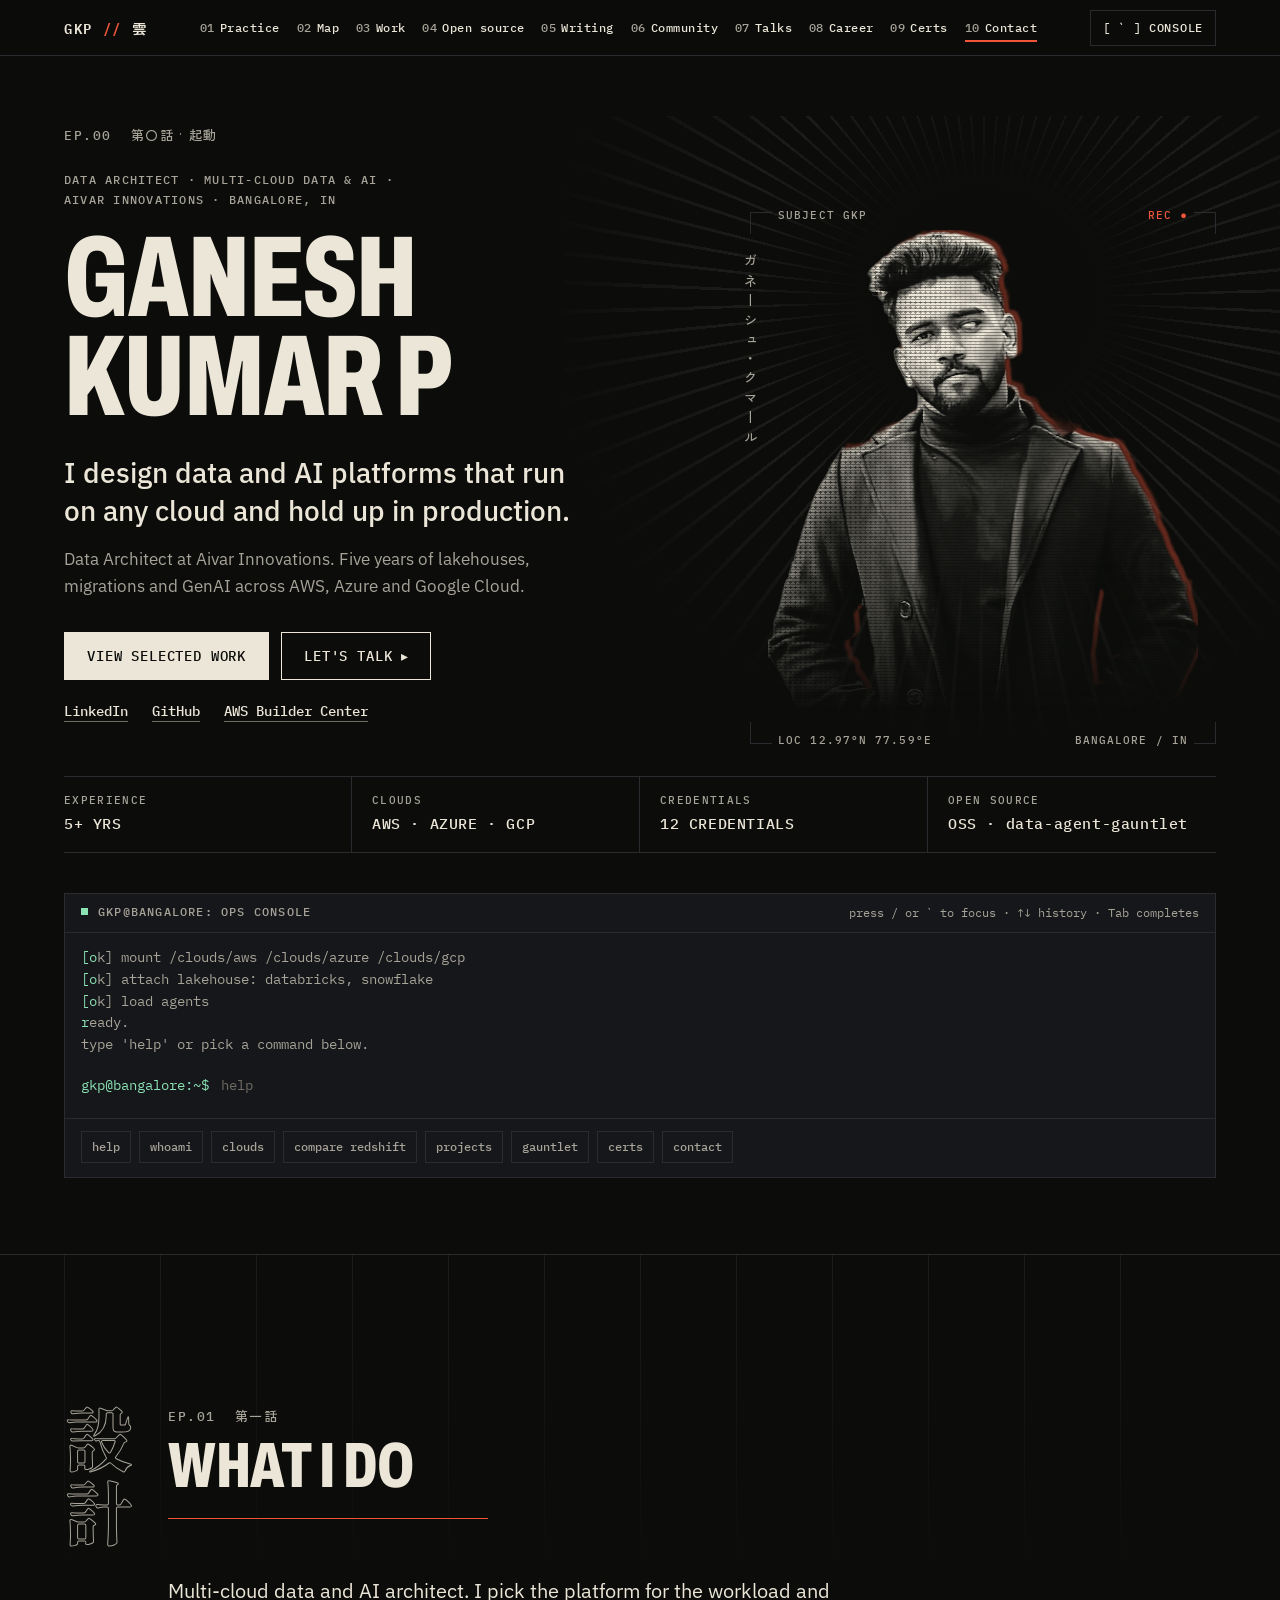
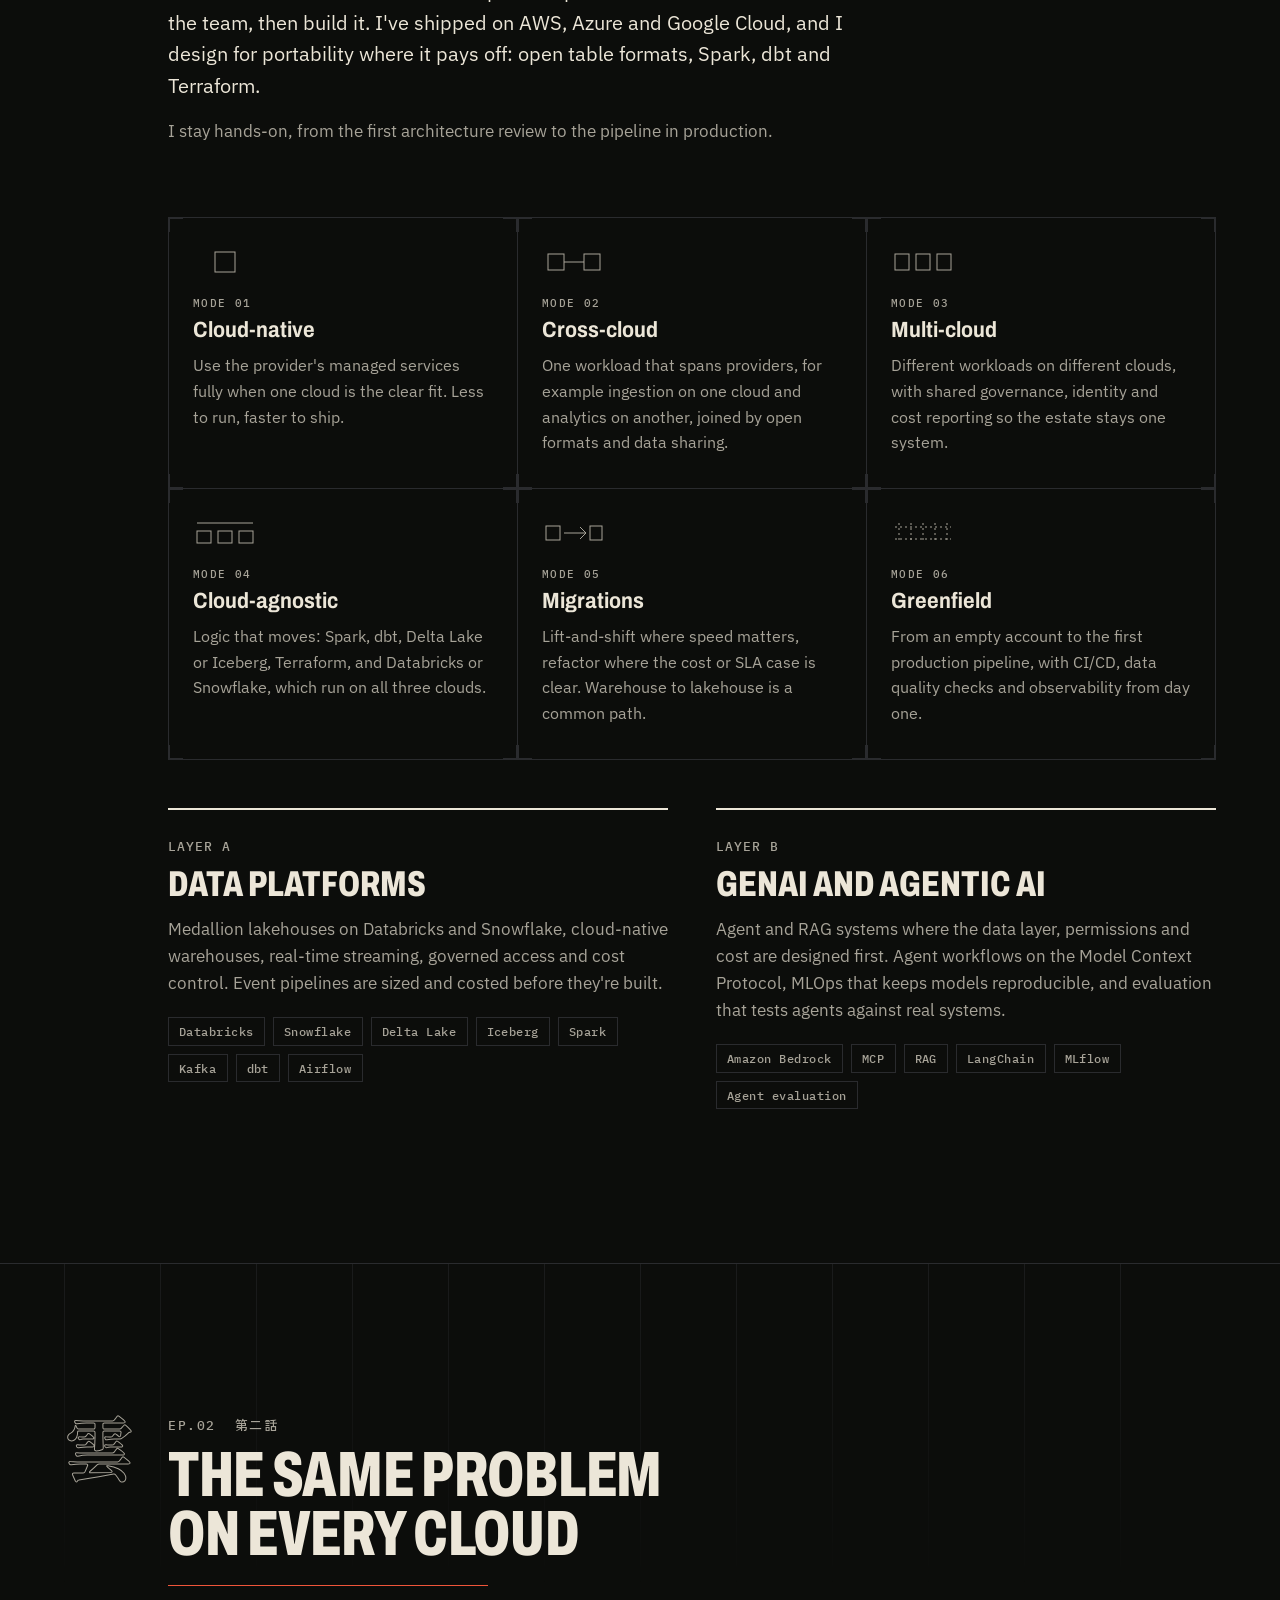
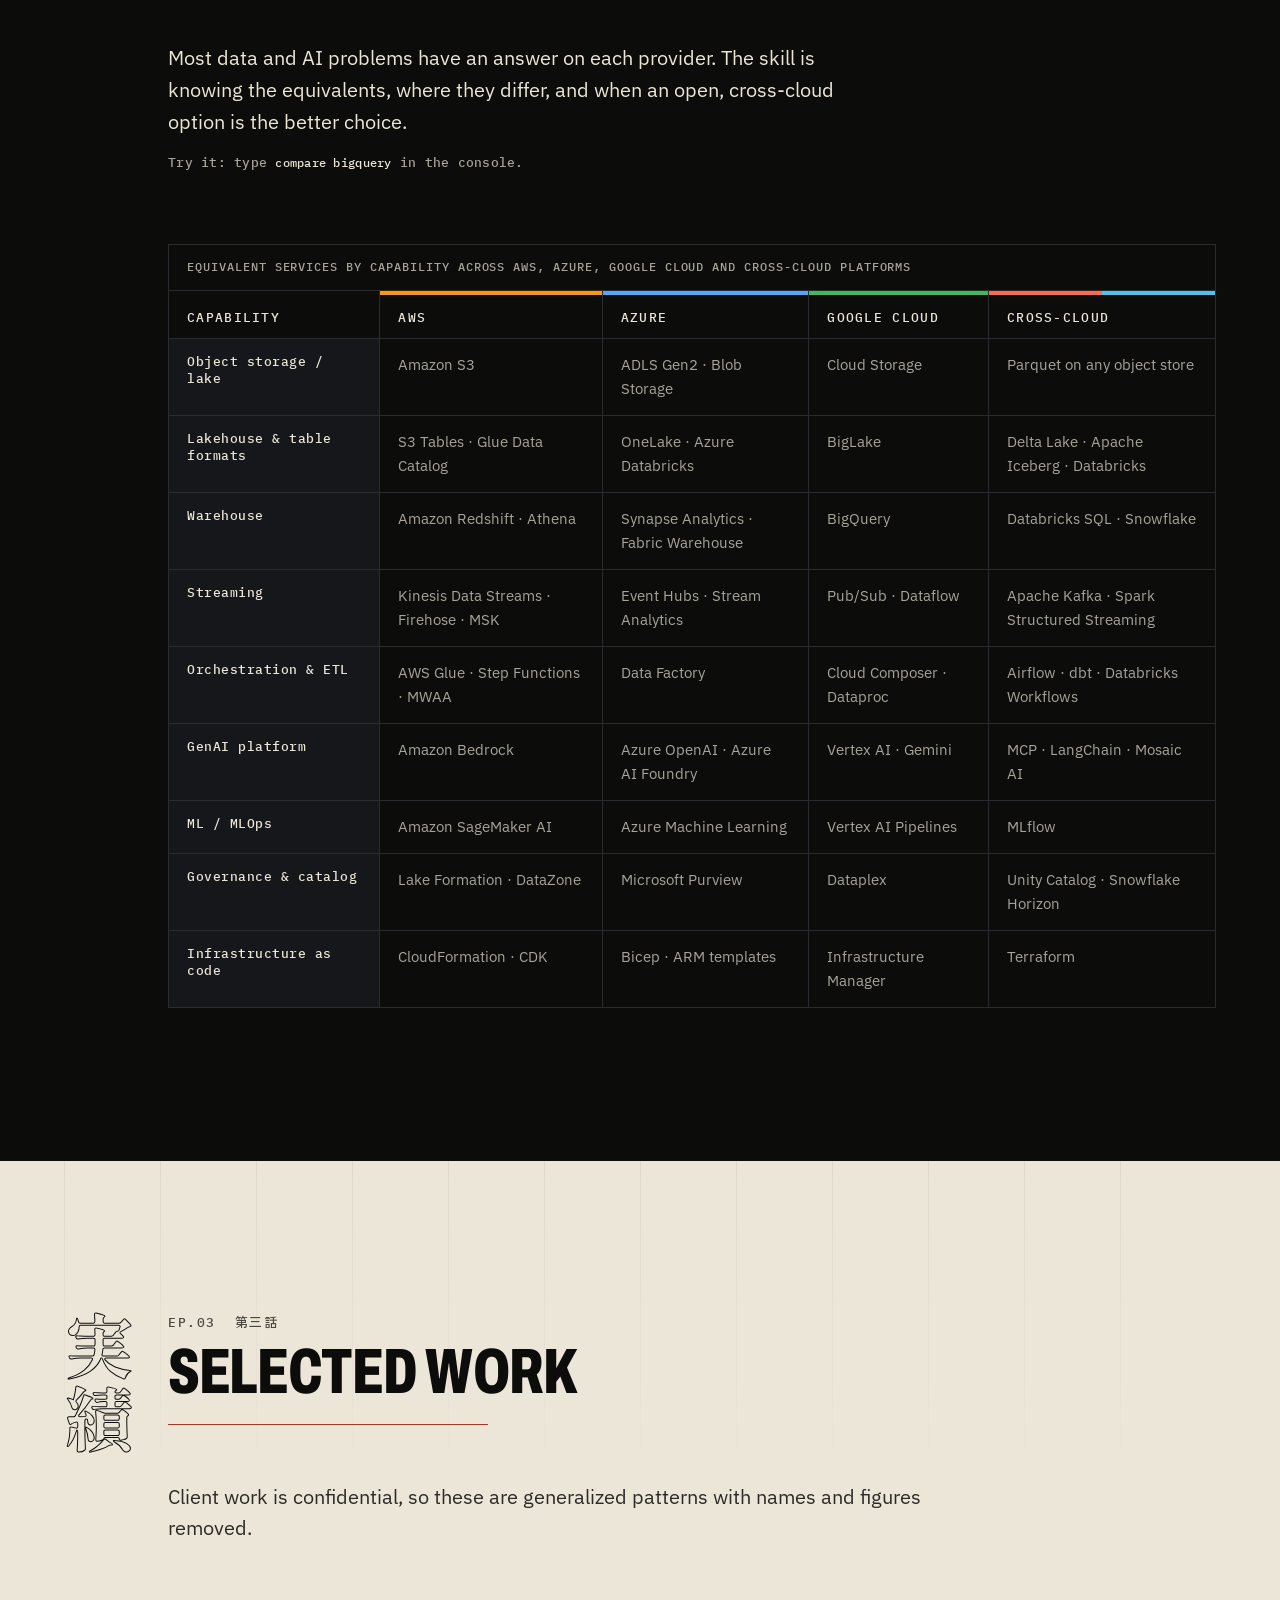
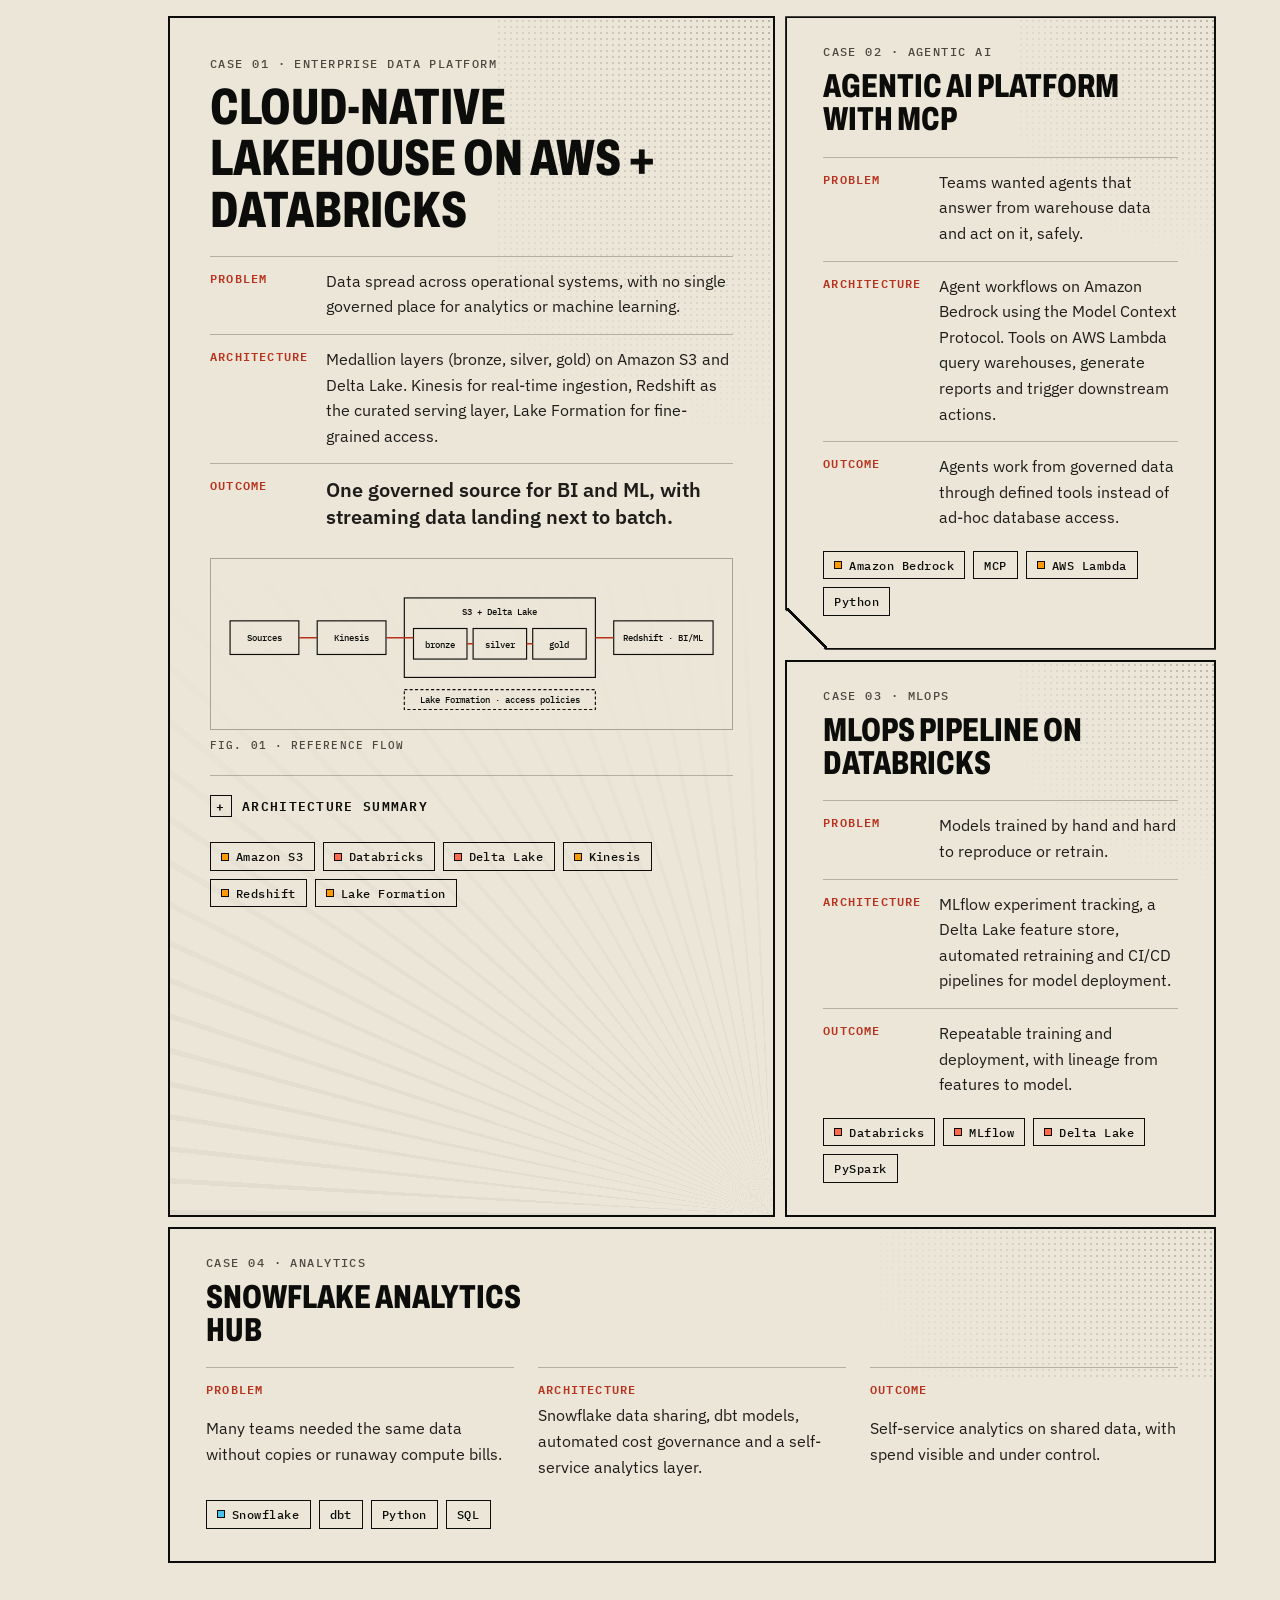
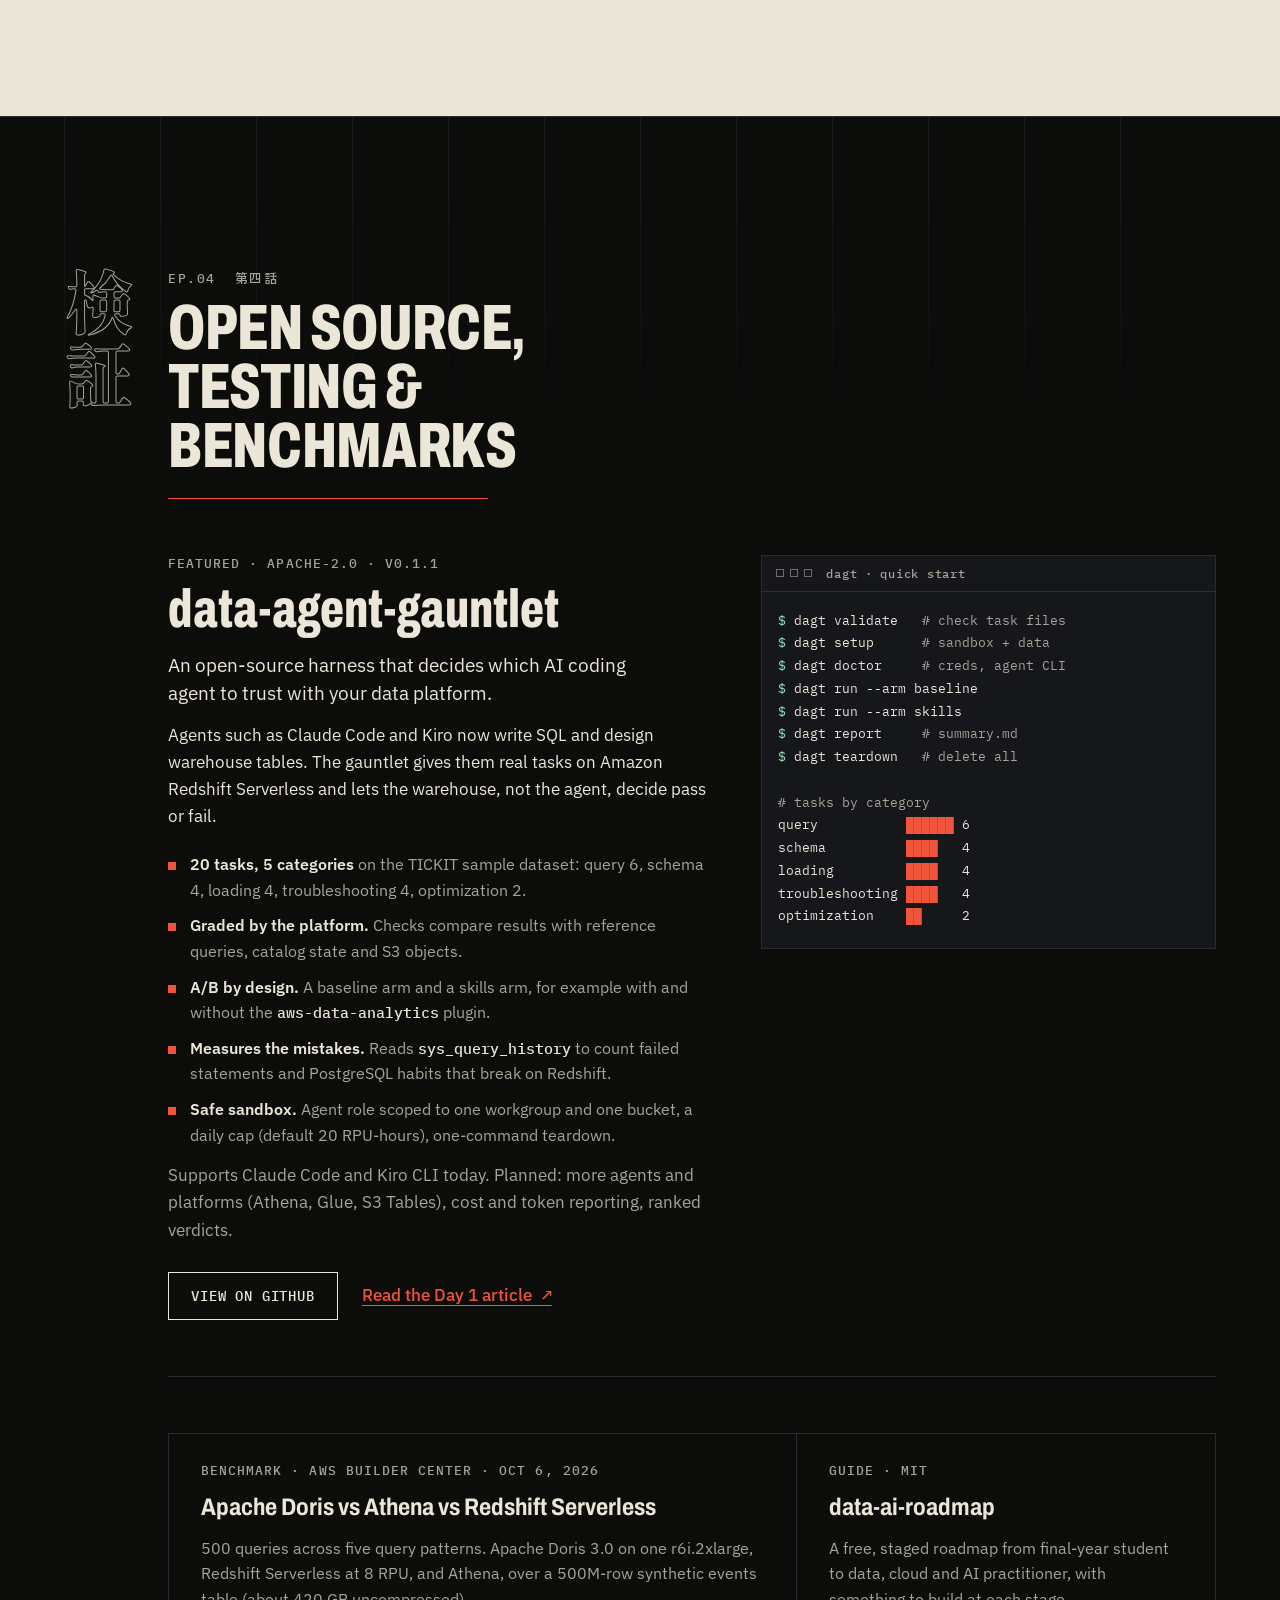
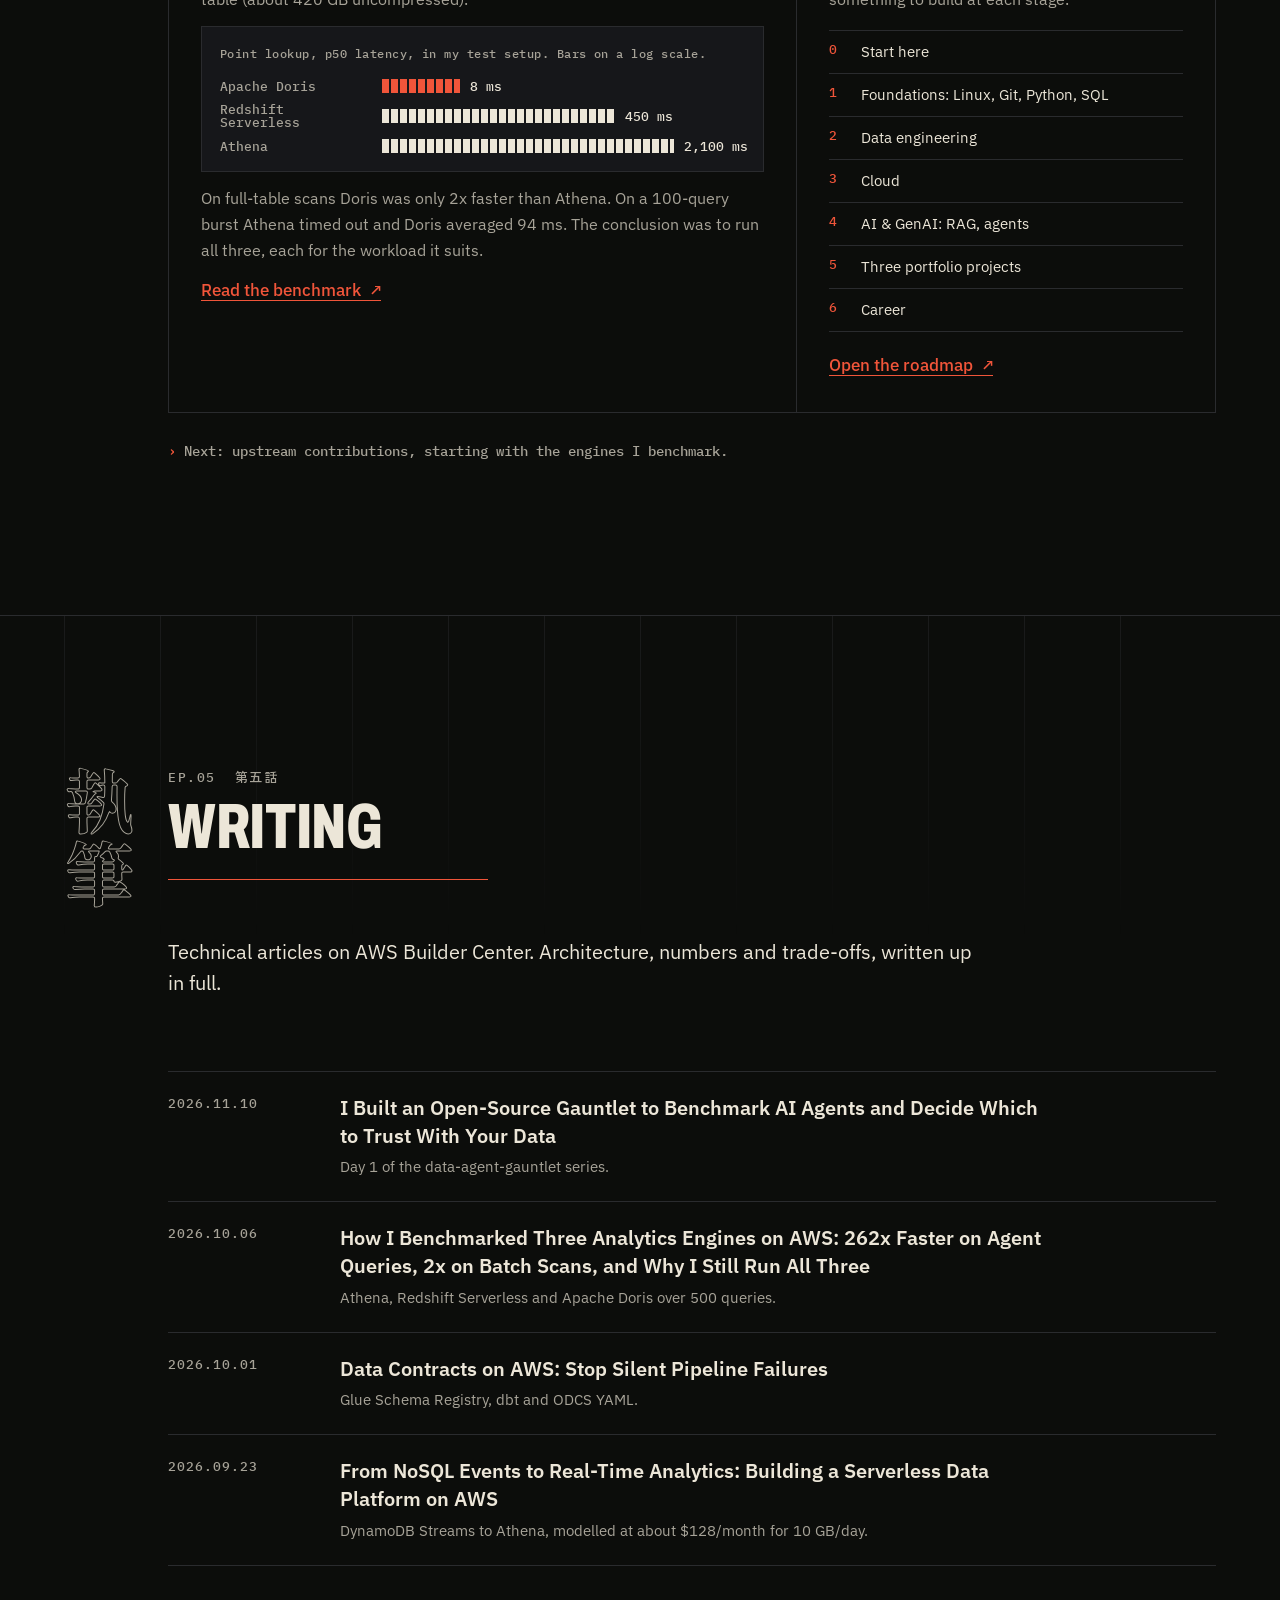
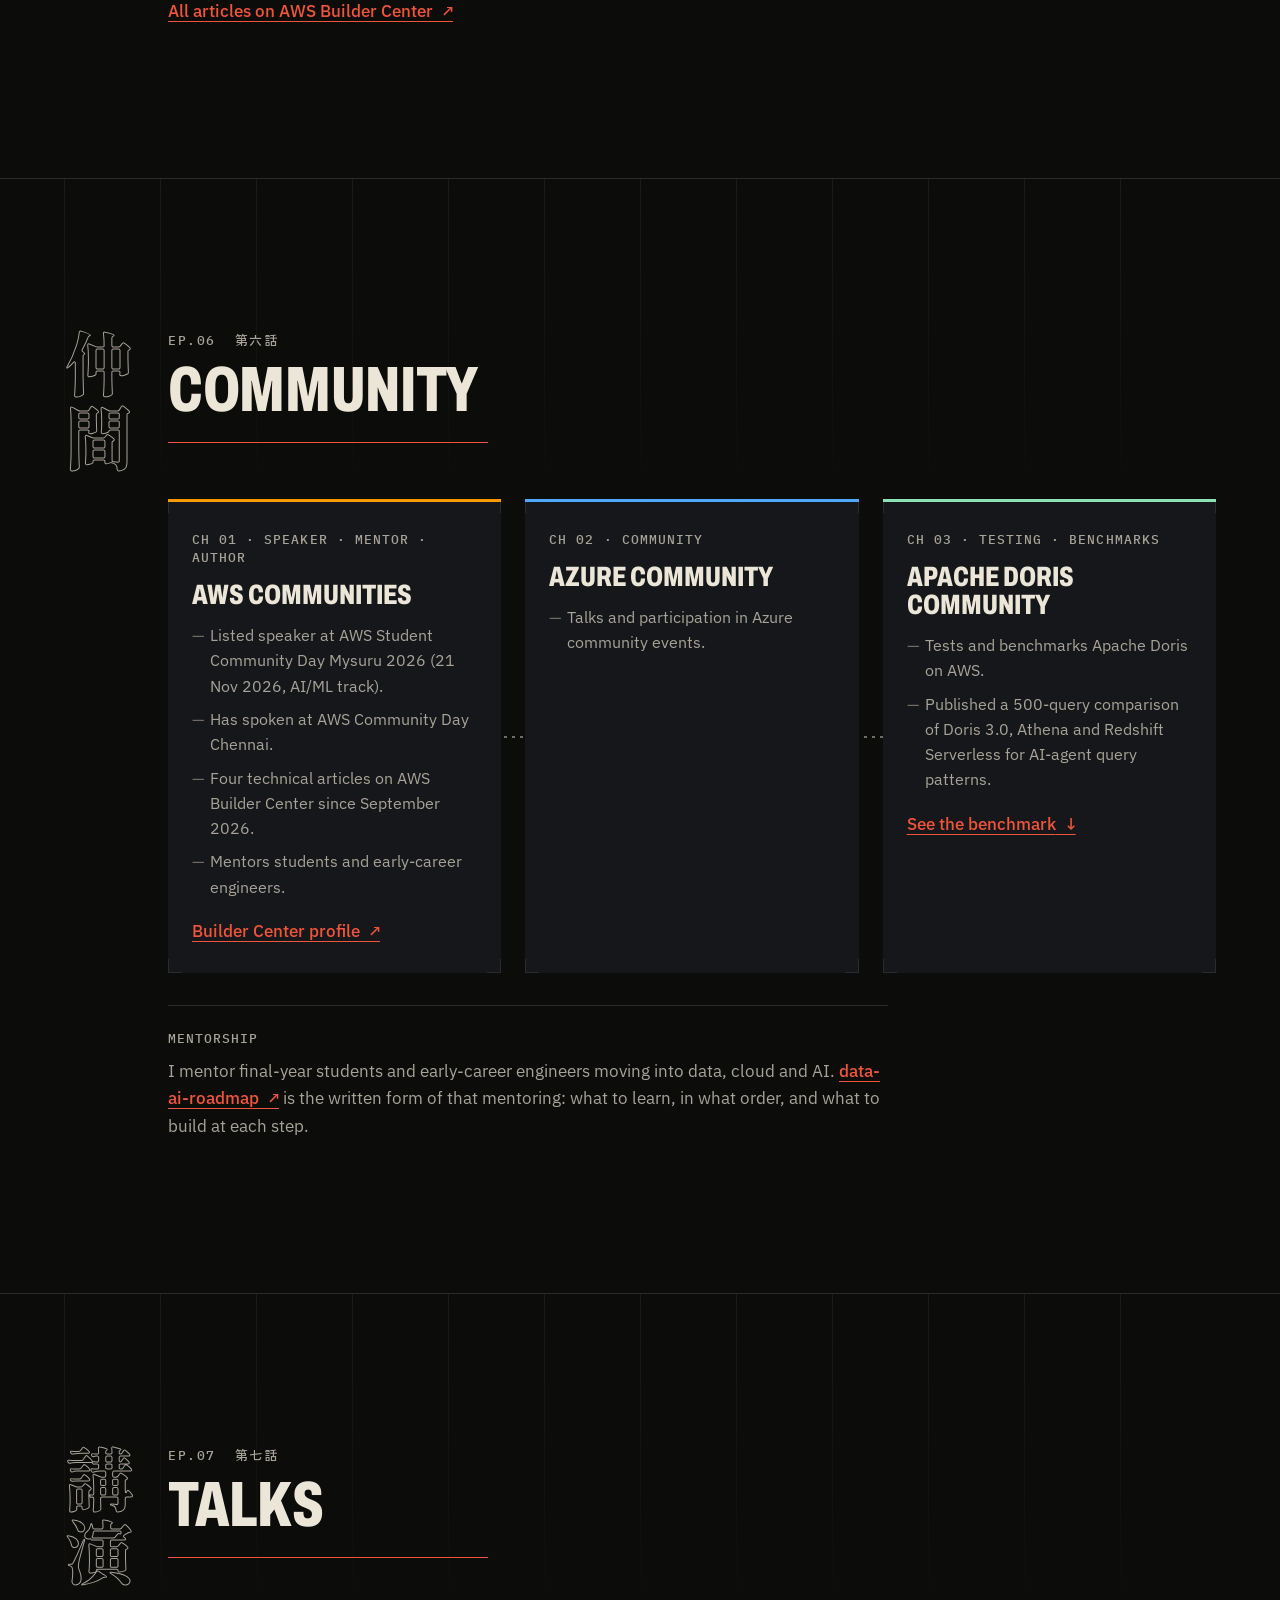
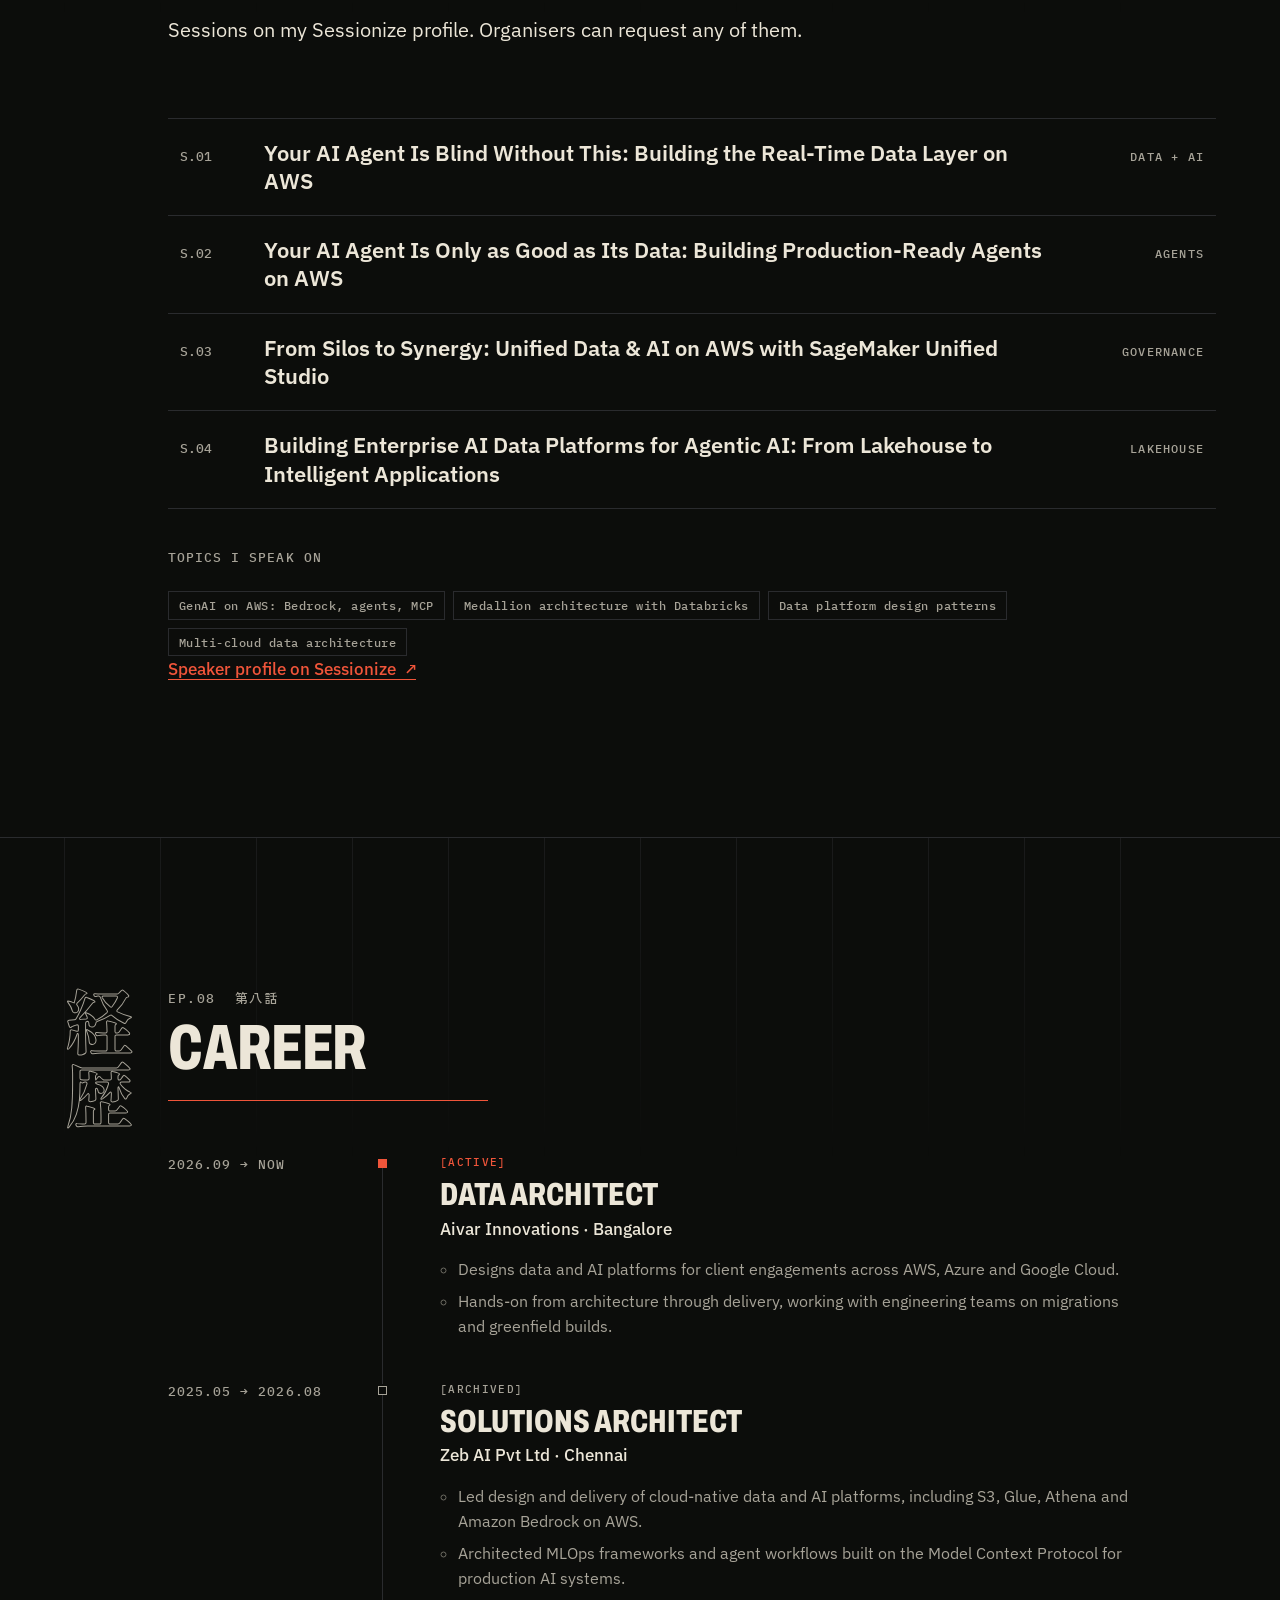
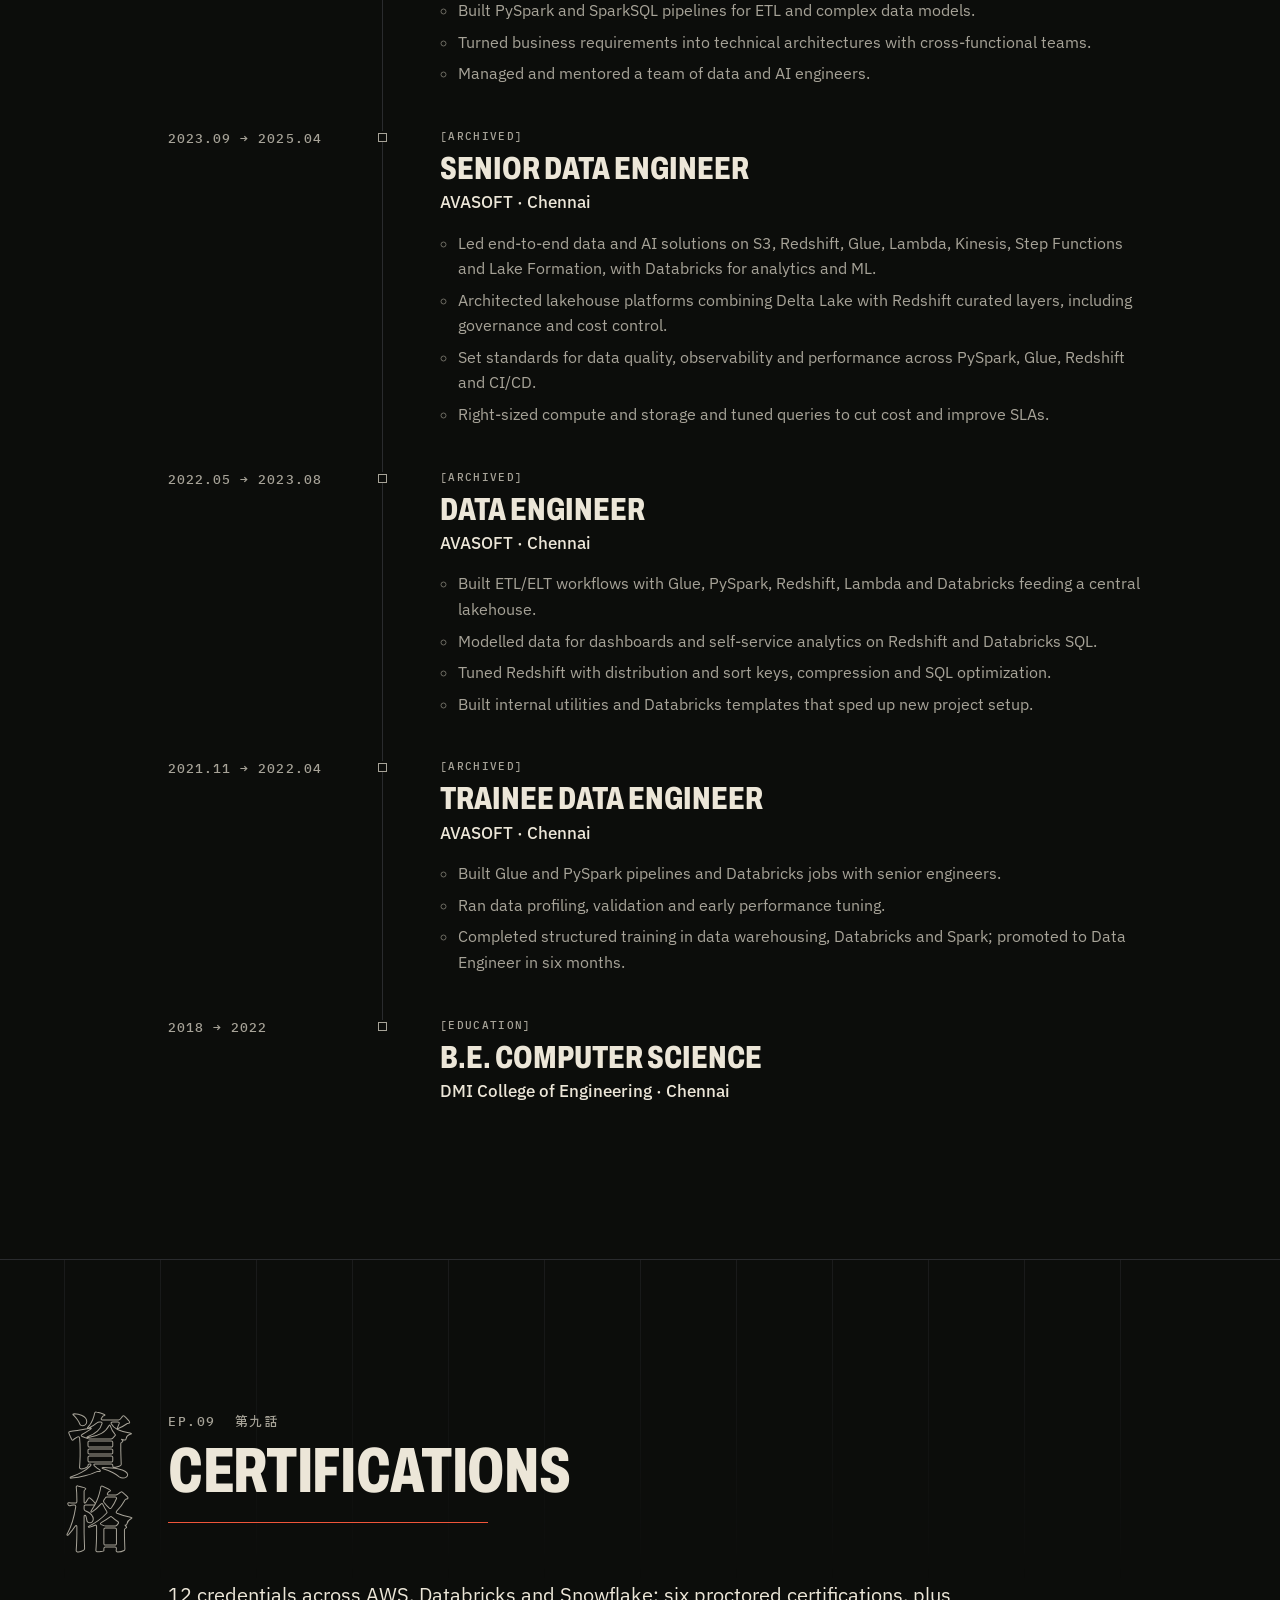
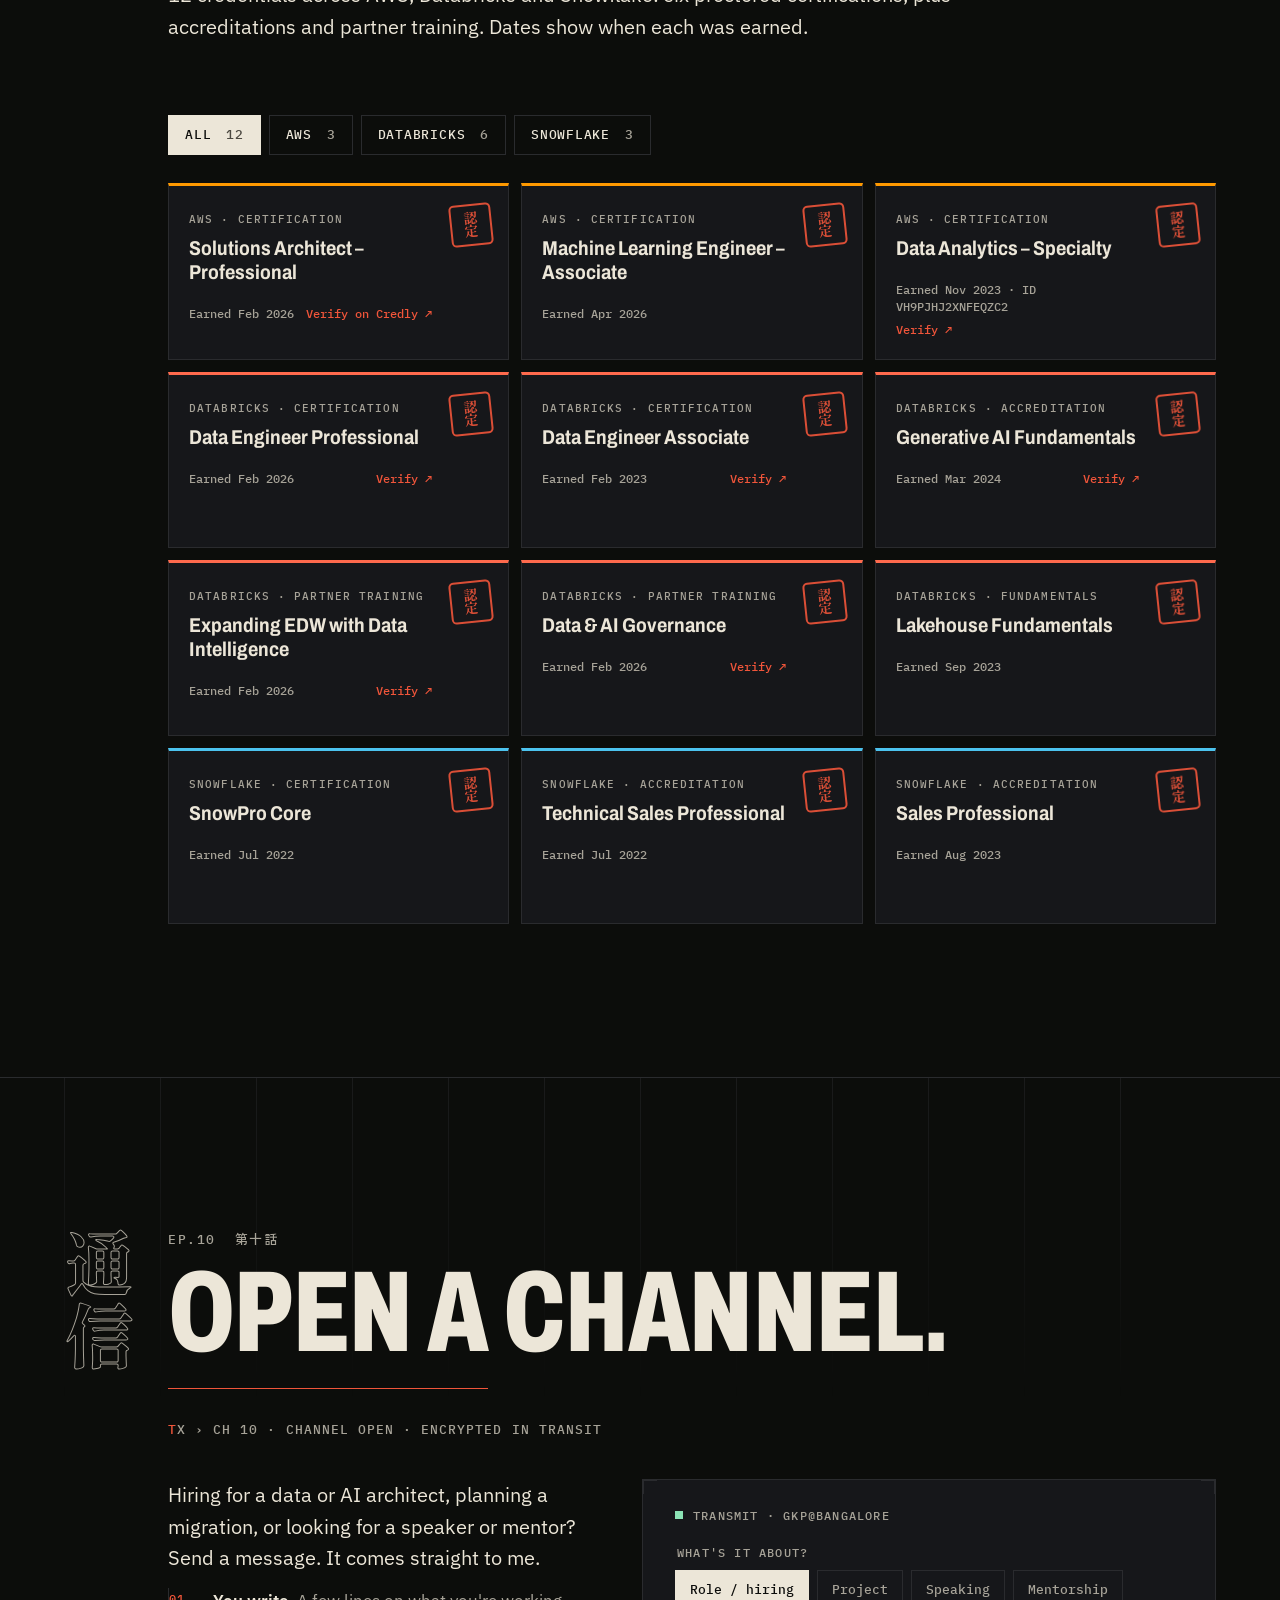
<file: index.html>
<!DOCTYPE html>
<html lang="en">
<head>
  <meta charset="UTF-8" />
  <meta name="viewport" content="width=device-width, initial-scale=1" />
  <title>Ganesh Kumar P · Data &amp; AI Architect · AWS, Azure, Google Cloud</title>
  <meta name="description" content="Ganesh Kumar P is a Data Architect at Aivar Innovations in Bangalore, India. He designs and builds multi-cloud data and AI platforms on AWS, Azure and Google Cloud: lakehouses, streaming, migrations, greenfield builds and GenAI systems." />
  <meta name="author" content="Ganesh Kumar P" />
  <meta name="theme-color" content="#0C0D0B" />
  <link rel="canonical" href="https://geodelab.github.io/" />
  <script>document.documentElement.classList.add('js');</script>
  <link rel="icon" href="assets/favicon.svg" type="image/svg+xml" />

  <meta property="og:type" content="profile" />
  <meta property="og:site_name" content="Ganesh Kumar P" />
  <meta property="og:title" content="Ganesh Kumar P · Data & AI Architect · AWS, Azure, Google Cloud" />
  <meta property="og:description" content="Multi-cloud data and AI platforms that hold up in production. Data Architect at Aivar Innovations. Lakehouses, migrations and GenAI on AWS, Azure and Google Cloud." />
  <meta property="og:url" content="https://geodelab.github.io/" />
  <meta property="og:image" content="https://geodelab.github.io/assets/og-image.png" />
  <meta property="og:image:width" content="1200" />
  <meta property="og:image:height" content="630" />
  <meta property="og:image:alt" content="Ganesh Kumar P, Data and AI Architect for AWS, Azure and Google Cloud" />
  <meta property="profile:first_name" content="Ganesh Kumar" />
  <meta property="profile:last_name" content="P" />
  <meta name="twitter:card" content="summary_large_image" />
  <meta name="twitter:title" content="Ganesh Kumar P · Data & AI Architect · AWS, Azure, Google Cloud" />
  <meta name="twitter:description" content="Multi-cloud data and AI platforms that hold up in production. Data Architect at Aivar Innovations." />
  <meta name="twitter:image" content="https://geodelab.github.io/assets/og-image.png" />

  <script type="application/ld+json">
  {
    "@context": "https://schema.org",
    "@type": "Person",
    "name": "Ganesh Kumar P",
    "alternateName": "Ganesh Kumar Ponraj",
    "url": "https://geodelab.github.io/",
    "image": "https://geodelab.github.io/assets/portrait.webp",
    "jobTitle": "Data Architect",
    "worksFor": { "@type": "Organization", "name": "Aivar Innovations" },
    "address": { "@type": "PostalAddress", "addressLocality": "Bangalore", "addressRegion": "Karnataka", "addressCountry": "IN" },
    "alumniOf": { "@type": "CollegeOrUniversity", "name": "DMI College of Engineering" },
    "sameAs": [
      "https://www.linkedin.com/in/ganesh-kumar-ponraj/",
      "https://github.com/geodelab",
      "https://builder.aws.com/community/@ganeshkumarp",
      "https://sessionize.com/ganesh-kumar/"
    ],
    "knowsAbout": ["Amazon Web Services", "Microsoft Azure", "Google Cloud", "Multi-cloud architecture", "Cloud migration", "Data lakehouse", "Databricks", "Snowflake", "Apache Spark", "Delta Lake", "Apache Iceberg", "Real-time streaming", "Data governance", "Generative AI", "Agentic AI", "Model Context Protocol", "MLOps", "Terraform"],
    "hasCredential": [
      { "@type": "EducationalOccupationalCredential", "name": "AWS Certified Solutions Architect – Professional", "credentialCategory": "certification", "recognizedBy": { "@type": "Organization", "name": "Amazon Web Services" }, "url": "https://www.credly.com/badges/8039b369-0326-40dd-90f7-10abd33c474a" },
      { "@type": "EducationalOccupationalCredential", "name": "AWS Certified Machine Learning Engineer – Associate", "credentialCategory": "certification", "recognizedBy": { "@type": "Organization", "name": "Amazon Web Services" } },
      { "@type": "EducationalOccupationalCredential", "name": "AWS Certified Data Analytics – Specialty", "credentialCategory": "certification", "recognizedBy": { "@type": "Organization", "name": "Amazon Web Services" } },
      { "@type": "EducationalOccupationalCredential", "name": "Databricks Certified Data Engineer Professional", "credentialCategory": "certification", "recognizedBy": { "@type": "Organization", "name": "Databricks" }, "url": "https://credentials.databricks.com/173730929" },
      { "@type": "EducationalOccupationalCredential", "name": "Databricks Certified Data Engineer Associate", "credentialCategory": "certification", "recognizedBy": { "@type": "Organization", "name": "Databricks" }, "url": "https://credentials.databricks.com/68533427" },
      { "@type": "EducationalOccupationalCredential", "name": "SnowPro Core Certification", "credentialCategory": "certification", "recognizedBy": { "@type": "Organization", "name": "Snowflake" } }
    ]
  }
  </script>

  <link rel="preconnect" href="https://fonts.googleapis.com" />
  <link rel="preconnect" href="https://fonts.gstatic.com" crossorigin />
  <link rel="stylesheet" href="https://fonts.googleapis.com/css2?family=Archivo:wdth,wght@62..125,500..800&amp;family=IBM+Plex+Sans:wght@400;500;600&amp;family=IBM+Plex+Mono:wght@400;500&amp;display=swap" />
  <!-- Japanese glyphs only (subset with text=). Regenerate if you add kanji or kana. -->
  <link rel="stylesheet" href="https://fonts.googleapis.com/css2?family=Shippori+Mincho+B1:wght@800&amp;family=Zen+Kaku+Gothic+New:wght@500&amp;text=%E3%80%87%E3%82%AC%E3%82%AF%E3%82%B7%E3%83%8D%E3%83%9E%E3%83%A5%E3%83%AB%E3%83%BB%E3%83%BC%E4%B8%80%E4%B8%83%E4%B8%89%E4%B9%9D%E4%BA%8C%E4%BA%94%E4%BB%B2%E4%BF%A1%E5%85%AB%E5%85%AD%E5%8B%95%E5%8D%81%E5%9B%9B%E5%9F%B7%E5%AE%9A%E5%AE%9F%E6%A0%BC%E6%A4%9C%E6%AD%B4%E6%BC%94%E7%AC%AC%E7%AD%86%E7%B5%82%E7%B5%8C%E7%B8%BE%E8%A8%88%E8%A8%AD%E8%A8%BC%E8%A9%B1%E8%AA%8D%E8%AC%9B%E8%B3%87%E8%B5%B7%E9%80%9A%E9%96%93%E9%9B%B2&amp;display=swap" />
  <link rel="preload" as="image" href="assets/portrait.webp" type="image/webp" fetchpriority="high" />
  <link rel="stylesheet" href="css/style.css" />
</head>
<body>
<a class="skip" href="#main">Skip to content</a>

<svg class="defs" width="0" height="0" aria-hidden="true" focusable="false">
  <defs>
    <filter id="kumo-tritone" color-interpolation-filters="sRGB">
      <feColorMatrix type="matrix" values=".2126 .7152 .0722 0 0  .2126 .7152 .0722 0 0  .2126 .7152 .0722 0 0  0 0 0 1 0" />
      <feComponentTransfer>
        <feFuncR type="table" tableValues="0.047 0.100 0.328 0.539 0.679 0.785 0.855 0.925 0.925 0.925 0.925" />
        <feFuncG type="table" tableValues="0.051 0.102 0.323 0.528 0.664 0.766 0.834 0.902 0.902 0.902 0.902" />
        <feFuncB type="table" tableValues="0.043 0.091 0.300 0.493 0.622 0.718 0.783 0.847 0.847 0.847 0.847" />
      </feComponentTransfer>
    </filter>
    <symbol id="i-arrow" viewBox="0 0 24 24"><path d="M7 17 17 7M8 7h9v9" /></symbol>
    <symbol id="i-linkedin" viewBox="0 0 24 24"><path d="M16 8a6 6 0 0 1 6 6v7h-4v-7a2 2 0 0 0-4 0v7h-4v-7a6 6 0 0 1 6-6Z" /><rect x="2" y="9" width="4" height="12" /><circle cx="4" cy="4" r="2" /></symbol>
    <symbol id="i-github" viewBox="0 0 24 24"><path d="M15 22v-4a4.8 4.8 0 0 0-1-3.5c3 0 6-2 6-5.5.08-1.25-.27-2.48-1-3.5.28-1.15.28-2.35 0-3.5 0 0-1 0-3 1.5-2.64-.5-5.36-.5-8 0C6 2 5 2 5 2c-.3 1.15-.3 2.35 0 3.5A5.4 5.4 0 0 0 4 9c0 3.5 3 5.5 6 5.5-.39.49-.68 1.05-.85 1.65S8.93 17.38 9 18v4" /><path d="M9 18c-4.51 2-5-2-7-2" /></symbol>
    <symbol id="i-mail" viewBox="0 0 24 24"><rect x="2" y="4" width="20" height="16" rx="2" /><path d="m22 7-10 6L2 7" /></symbol>
    <symbol id="i-phone" viewBox="0 0 24 24"><path d="M22 16.9v3a2 2 0 0 1-2.2 2 19.8 19.8 0 0 1-8.6-3.1 19.5 19.5 0 0 1-6-6A19.8 19.8 0 0 1 2.1 4.2 2 2 0 0 1 4.1 2h3a2 2 0 0 1 2 1.7c.1 1 .4 1.9.7 2.8a2 2 0 0 1-.5 2.1L8 9.9a16 16 0 0 0 6 6l1.3-1.3a2 2 0 0 1 2.1-.4c.9.3 1.8.6 2.8.7a2 2 0 0 1 1.7 2Z" /></symbol>
  </defs>
</svg>

<header class="bar" id="top">
  <div class="bar__in">
    <a class="mono-mark" href="#top" aria-label="Ganesh Kumar P, back to top">GKP <span class="mono-mark__sep">//</span> <span lang="ja" aria-hidden="true">雲</span></a>
    <nav class="bar__nav" aria-label="Sections">
      <ul>
        <li><a href="#do"><span>01</span>Practice</a></li>
        <li><a href="#map"><span>02</span>Map</a></li>
        <li><a href="#work"><span>03</span>Work</a></li>
        <li><a href="#oss"><span>04</span>Open source</a></li>
        <li><a href="#writing"><span>05</span>Writing</a></li>
        <li><a href="#community"><span>06</span>Community</a></li>
        <li><a href="#talks"><span>07</span>Talks</a></li>
        <li><a href="#career"><span>08</span>Career</a></li>
        <li><a href="#certs"><span>09</span>Certs</a></li>
        <li><a href="#contact"><span>10</span>Contact</a></li>
      </ul>
    </nav>
    <div class="bar__right">
      <span class="bar__clock" aria-hidden="true">BLR <time id="clock">--:--</time> IST · UTC+5:30</span>
      <a class="bar__btn bar__console" href="#console">[ ` ] console</a>
      <button class="bar__btn bar__menu" type="button" aria-haspopup="dialog" aria-controls="episodes">Menu</button>
    </div>
  </div>
</header>

<dialog id="episodes" class="episodes" aria-label="Episode list">
  <div class="episodes__head">
    <p class="meta">EPISODE LIST</p>
    <button class="bar__btn" type="button" data-close>Close</button>
  </div>
  <ol class="episodes__list">
    <li><a href="#top"><span class="n">EP.00</span><span class="t">Start</span><span class="k" lang="ja" aria-hidden="true">起動</span></a></li>
    <li><a href="#do"><span class="n">EP.01</span><span class="t">Practice</span><span class="k" lang="ja" aria-hidden="true">設計</span></a></li>
    <li><a href="#map"><span class="n">EP.02</span><span class="t">Cloud map</span><span class="k" lang="ja" aria-hidden="true">雲</span></a></li>
    <li><a href="#work"><span class="n">EP.03</span><span class="t">Selected work</span><span class="k" lang="ja" aria-hidden="true">実績</span></a></li>
    <li><a href="#oss"><span class="n">EP.04</span><span class="t">Open source</span><span class="k" lang="ja" aria-hidden="true">検証</span></a></li>
    <li><a href="#writing"><span class="n">EP.05</span><span class="t">Writing</span><span class="k" lang="ja" aria-hidden="true">執筆</span></a></li>
    <li><a href="#community"><span class="n">EP.06</span><span class="t">Community</span><span class="k" lang="ja" aria-hidden="true">仲間</span></a></li>
    <li><a href="#talks"><span class="n">EP.07</span><span class="t">Talks</span><span class="k" lang="ja" aria-hidden="true">講演</span></a></li>
    <li><a href="#career"><span class="n">EP.08</span><span class="t">Career</span><span class="k" lang="ja" aria-hidden="true">経歴</span></a></li>
    <li><a href="#certs"><span class="n">EP.09</span><span class="t">Certifications</span><span class="k" lang="ja" aria-hidden="true">資格</span></a></li>
    <li><a href="#contact"><span class="n">EP.10</span><span class="t">Contact</span><span class="k" lang="ja" aria-hidden="true">通信</span></a></li>
  </ol>
</dialog>

<main id="main">

<!-- EP.00 HERO -->
<section class="hero" aria-labelledby="h-hero">
  <div class="wrap hero__grid">
    <div class="hero__text">
      <p class="ep__no hero__ep">EP.00 <span lang="ja" aria-hidden="true">第〇話 · 起動</span></p>
      <p class="kicker">Data Architect · Multi-cloud data &amp; AI · Aivar Innovations · Bangalore, IN</p>
      <h1 id="h-hero" class="hero__name">Ganesh<br />Kumar P</h1>
      <p class="hero__statement">I design data and AI platforms that run on any cloud and hold up in production.</p>
      <p class="hero__sub">Data Architect at Aivar Innovations. Five years of lakehouses, migrations and GenAI across AWS, Azure and Google Cloud.</p>
      <div class="hero__cta">
        <a class="btn btn--solid" href="#work">View selected work</a>
        <a class="btn btn--line" href="#contact" data-talk>Let's talk <span aria-hidden="true">▸</span></a>
      </div>
      <p class="hero__links">
        <a href="https://www.linkedin.com/in/ganesh-kumar-ponraj/" target="_blank" rel="noopener">LinkedIn<span class="sr"> (opens in a new tab)</span></a>
        <a href="https://github.com/geodelab" target="_blank" rel="noopener">GitHub<span class="sr"> (opens in a new tab)</span></a>
        <a href="https://builder.aws.com/community/@ganeshkumarp" target="_blank" rel="noopener">AWS Builder Center<span class="sr"> (opens in a new tab)</span></a>
      </p>
    </div>

    <div class="hero__art">
      <div class="speedlines" aria-hidden="true"></div>
      <p class="hero__kana" lang="ja" aria-hidden="true">ガネーシュ・クマール</p>
      <figure class="portrait hud">
        <div class="portrait__stack">
          <img src="assets/portrait.webp" width="900" height="1039" alt="Ganesh Kumar P, in a dark overcoat and turtleneck" fetchpriority="high" decoding="async" />
          <span class="portrait__riso" aria-hidden="true"></span>
          <span class="portrait__tone" aria-hidden="true"><i></i></span>
          <span class="portrait__scan" aria-hidden="true"></span>
        </div>
        <figcaption class="portrait__hud" aria-hidden="true">
          <span class="tl">SUBJECT GKP</span>
          <span class="tr">REC ●</span>
          <span class="bl">LOC 12.97°N 77.59°E</span>
          <span class="br">BANGALORE / IN</span>
        </figcaption>
      </figure>
    </div>

    <dl class="facts">
      <div><dt>Experience</dt><dd>5+ YRS</dd></div>
      <div><dt>Clouds</dt><dd>AWS · AZURE · GCP</dd></div>
      <div><dt>Credentials</dt><dd>12 CREDENTIALS</dd></div>
      <div><dt>Open source</dt><dd>OSS · data-agent-gauntlet</dd></div>
    </dl>
  </div>

  <div class="wrap">
    <section class="console" id="console" aria-labelledby="console-title">
      <div class="console__bar">
        <h2 class="console__title" id="console-title">gkp@bangalore: ops console</h2>
        <span class="console__hint" aria-hidden="true">press / or ` to focus · ↑↓ history · Tab completes</span>
      </div>
      <div class="console__log" id="console-log" role="log" aria-live="polite" aria-label="Console output">
        <p class="dim">Type 'help' or pick a command below. Everything here is also on the page.</p>
      </div>
      <form class="console__form" id="console-form" autocomplete="off">
        <label for="console-in" class="console__ps">gkp@bangalore:~$</label>
        <input id="console-in" name="cmd" type="text" autocomplete="off" autocapitalize="off" spellcheck="false" aria-label="Console command" placeholder="help" />
        <button type="submit" class="sr">Run</button>
      </form>
      <div class="console__chips" role="group" aria-label="Example commands">
        <button type="button" data-cmd="help">help</button>
        <button type="button" data-cmd="whoami">whoami</button>
        <button type="button" data-cmd="clouds">clouds</button>
        <button type="button" data-cmd="compare redshift">compare redshift</button>
        <button type="button" data-cmd="projects">projects</button>
        <button type="button" data-cmd="gauntlet">gauntlet</button>
        <button type="button" data-cmd="certs">certs</button>
        <button type="button" data-cmd="contact">contact</button>
      </div>
      <noscript>
        <div class="console__static">
          <p>$ whoami</p>
          <p>Ganesh Kumar P. Data Architect at Aivar Innovations, Bangalore. Multi-cloud data and AI on AWS, Azure and Google Cloud.</p>
        </div>
      </noscript>
    </section>
  </div>
</section>

<!-- EP.01 PRACTICE -->
<section class="sec" id="do" aria-labelledby="h-do">
  <div class="wrap">
    <header class="ep" data-reveal>
      <span class="ep__kanji" lang="ja" aria-hidden="true">設計</span>
      <p class="ep__no">EP.01 <span lang="ja" aria-hidden="true">第一話</span></p>
      <h2 class="ep__title" id="h-do" tabindex="-1">What I do</h2>
    </header>

    <div class="intro">
      <p class="lede">Multi-cloud data and AI architect. I pick the platform for the workload and the team, then build it. I've shipped on AWS, Azure and Google Cloud, and I design for portability where it pays off: open table formats, Spark, dbt and Terraform.</p>
      <p class="muted">I stay hands-on, from the first architecture review to the pipeline in production.</p>
    </div>

    <ul class="modes" role="list">
      <li class="mode hud" data-reveal>
        <svg class="mode__glyph" viewBox="0 0 64 32" aria-hidden="true"><rect x="22" y="6" width="20" height="20" /></svg>
        <p class="mode__no">MODE 01</p>
        <h3>Cloud-native</h3>
        <p>Use the provider's managed services fully when one cloud is the clear fit. Less to run, faster to ship.</p>
      </li>
      <li class="mode hud" data-reveal>
        <svg class="mode__glyph" viewBox="0 0 64 32" aria-hidden="true"><rect x="6" y="8" width="16" height="16" /><rect x="42" y="8" width="16" height="16" /><path d="M22 16h20" /></svg>
        <p class="mode__no">MODE 02</p>
        <h3>Cross-cloud</h3>
        <p>One workload that spans providers, for example ingestion on one cloud and analytics on another, joined by open formats and data sharing.</p>
      </li>
      <li class="mode hud" data-reveal>
        <svg class="mode__glyph" viewBox="0 0 64 32" aria-hidden="true"><rect x="4" y="8" width="14" height="16" /><rect x="25" y="8" width="14" height="16" /><rect x="46" y="8" width="14" height="16" /></svg>
        <p class="mode__no">MODE 03</p>
        <h3>Multi-cloud</h3>
        <p>Different workloads on different clouds, with shared governance, identity and cost reporting so the estate stays one system.</p>
      </li>
      <li class="mode hud" data-reveal>
        <svg class="mode__glyph" viewBox="0 0 64 32" aria-hidden="true"><path d="M4 6h56" /><rect x="4" y="14" width="14" height="12" /><rect x="25" y="14" width="14" height="12" /><rect x="46" y="14" width="14" height="12" /></svg>
        <p class="mode__no">MODE 04</p>
        <h3>Cloud-agnostic</h3>
        <p>Logic that moves: Spark, dbt, Delta Lake or Iceberg, Terraform, and Databricks or Snowflake, which run on all three clouds.</p>
      </li>
      <li class="mode hud" data-reveal>
        <svg class="mode__glyph" viewBox="0 0 64 32" aria-hidden="true"><rect x="4" y="9" width="14" height="14" /><path d="M22 16h22M38 10l6 6-6 6" /><rect x="48" y="9" width="12" height="14" /></svg>
        <p class="mode__no">MODE 05</p>
        <h3>Migrations</h3>
        <p>Lift-and-shift where speed matters, refactor where the cost or SLA case is clear. Warehouse to lakehouse is a common path.</p>
      </li>
      <li class="mode hud" data-reveal>
        <svg class="mode__glyph" viewBox="0 0 64 32" aria-hidden="true"><path d="M8 6v20M20 6v20M32 6v20M44 6v20M56 6v20M4 10h56M4 22h56" stroke-dasharray="2 3" /></svg>
        <p class="mode__no">MODE 06</p>
        <h3>Greenfield</h3>
        <p>From an empty account to the first production pipeline, with CI/CD, data quality checks and observability from day one.</p>
      </li>
    </ul>

    <div class="bands">
      <article class="band" data-reveal>
        <p class="meta">LAYER A</p>
        <h3>Data platforms</h3>
        <p>Medallion lakehouses on Databricks and Snowflake, cloud-native warehouses, real-time streaming, governed access and cost control. Event pipelines are sized and costed before they're built.</p>
        <ul class="chips" role="list"><li>Databricks</li><li>Snowflake</li><li>Delta Lake</li><li>Iceberg</li><li>Spark</li><li>Kafka</li><li>dbt</li><li>Airflow</li></ul>
      </article>
      <article class="band" data-reveal>
        <p class="meta">LAYER B</p>
        <h3>GenAI and agentic AI</h3>
        <p>Agent and RAG systems where the data layer, permissions and cost are designed first. Agent workflows on the Model Context Protocol, MLOps that keeps models reproducible, and evaluation that tests agents against real systems.</p>
        <ul class="chips" role="list"><li>Amazon Bedrock</li><li>MCP</li><li>RAG</li><li>LangChain</li><li>MLflow</li><li>Agent evaluation</li></ul>
      </article>
    </div>
  </div>
</section>

<!-- EP.02 MATRIX -->
<section class="sec" id="map" aria-labelledby="h-map">
  <div class="wrap">
    <header class="ep" data-reveal>
      <span class="ep__kanji" lang="ja" aria-hidden="true">雲</span>
      <p class="ep__no">EP.02 <span lang="ja" aria-hidden="true">第二話</span></p>
      <h2 class="ep__title" id="h-map" tabindex="-1">The same problem on every cloud</h2>
    </header>
    <div class="intro">
      <p class="lede">Most data and AI problems have an answer on each provider. The skill is knowing the equivalents, where they differ, and when an open, cross-cloud option is the better choice.</p>
      <p class="muted mono-note">Try it: type <code>compare bigquery</code> in the console.</p>
    </div>

    <div class="matrix-wrap" tabindex="0" role="region" aria-labelledby="matrix-cap">
      <table class="matrix" id="matrix">
        <caption id="matrix-cap">Equivalent services by capability across AWS, Azure, Google Cloud and cross-cloud platforms</caption>
        <thead>
          <tr>
            <th scope="col">Capability</th>
            <th scope="col" class="v-aws">AWS</th>
            <th scope="col" class="v-azure">Azure</th>
            <th scope="col" class="v-gcp">Google Cloud</th>
            <th scope="col" class="v-x">Cross-cloud</th>
          </tr>
        </thead>
        <tbody>
          <tr><th scope="row">Object storage / lake</th><td>Amazon S3</td><td>ADLS Gen2 · Blob Storage</td><td>Cloud Storage</td><td>Parquet on any object store</td></tr>
          <tr><th scope="row">Lakehouse &amp; table formats</th><td>S3 Tables · Glue Data Catalog</td><td>OneLake · Azure Databricks</td><td>BigLake</td><td>Delta Lake · Apache Iceberg · Databricks</td></tr>
          <tr><th scope="row">Warehouse</th><td>Amazon Redshift · Athena</td><td>Synapse Analytics · Fabric Warehouse</td><td>BigQuery</td><td>Databricks SQL · Snowflake</td></tr>
          <tr><th scope="row">Streaming</th><td>Kinesis Data Streams · Firehose · MSK</td><td>Event Hubs · Stream Analytics</td><td>Pub/Sub · Dataflow</td><td>Apache Kafka · Spark Structured Streaming</td></tr>
          <tr><th scope="row">Orchestration &amp; ETL</th><td>AWS Glue · Step Functions · MWAA</td><td>Data Factory</td><td>Cloud Composer · Dataproc</td><td>Airflow · dbt · Databricks Workflows</td></tr>
          <tr><th scope="row">GenAI platform</th><td>Amazon Bedrock</td><td>Azure OpenAI · Azure AI Foundry</td><td>Vertex AI · Gemini</td><td>MCP · LangChain · Mosaic AI</td></tr>
          <tr><th scope="row">ML / MLOps</th><td>Amazon SageMaker AI</td><td>Azure Machine Learning</td><td>Vertex AI Pipelines</td><td>MLflow</td></tr>
          <tr><th scope="row">Governance &amp; catalog</th><td>Lake Formation · DataZone</td><td>Microsoft Purview</td><td>Dataplex</td><td>Unity Catalog · Snowflake Horizon</td></tr>
          <tr><th scope="row">Infrastructure as code</th><td>CloudFormation · CDK</td><td>Bicep · ARM templates</td><td>Infrastructure Manager</td><td>Terraform</td></tr>
        </tbody>
      </table>
    </div>
    <p class="swipe" aria-hidden="true">← swipe →</p>
  </div>
</section>

<!-- EP.03 WORK (paper) -->
<section class="sec sec--paper" id="work" aria-labelledby="h-work">
  <div class="wrap">
    <header class="ep" data-reveal>
      <span class="ep__kanji" lang="ja" aria-hidden="true">実績</span>
      <p class="ep__no">EP.03 <span lang="ja" aria-hidden="true">第三話</span></p>
      <h2 class="ep__title" id="h-work" tabindex="-1">Selected work</h2>
    </header>
    <p class="lede intro">Client work is confidential, so these are generalized patterns with names and figures removed.</p>

    <div class="manga">
      <article class="panel panel--feature" data-reveal>
        <p class="panel__case">CASE 01 · ENTERPRISE DATA PLATFORM</p>
        <h3>Cloud-native lakehouse on AWS + Databricks</h3>
        <dl class="pao">
          <div><dt>Problem</dt><dd>Data spread across operational systems, with no single governed place for analytics or machine learning.</dd></div>
          <div><dt>Architecture</dt><dd>Medallion layers (bronze, silver, gold) on Amazon S3 and Delta Lake. Kinesis for real-time ingestion, Redshift as the curated serving layer, Lake Formation for fine-grained access.</dd></div>
          <div><dt>Outcome</dt><dd>One governed source for BI and ML, with streaming data landing next to batch.</dd></div>
        </dl>
        <svg class="diagram" viewBox="0 0 640 180" role="img" aria-labelledby="dg1">
            <title id="dg1">Sources flow through Kinesis into bronze, silver and gold Delta Lake layers on S3, then to Redshift for BI and ML, with Lake Formation governing access.</title>
            <g class="dg-box"><rect x="4" y="60" width="90" height="44" /><text x="49" y="87">Sources</text></g>
            <g class="dg-box"><rect x="118" y="60" width="90" height="44" /><text x="163" y="87">Kinesis</text></g>
            <g class="dg-box"><rect x="232" y="30" width="250" height="104" /><text x="357" y="52">S3 + Delta Lake</text></g>
            <g class="dg-box"><rect x="244" y="70" width="70" height="40" /><text x="279" y="95">bronze</text><rect x="322" y="70" width="70" height="40" /><text x="357" y="95">silver</text><rect x="400" y="70" width="70" height="40" /><text x="435" y="95">gold</text></g>
            <g class="dg-box"><rect x="506" y="60" width="130" height="44" /><text x="571" y="87">Redshift · BI/ML</text></g>
            <path class="dg-line" d="M94 82h24M208 82h36M314 90h8M392 90h8M482 82h24" />
            <g class="dg-gov"><rect x="232" y="150" width="250" height="26" /><text x="357" y="168">Lake Formation · access policies</text></g>
          </svg>
        <p class="diagram-cap" aria-hidden="true">FIG. 01 · reference flow</p>
        <details>
          <summary>Architecture summary</summary>
          <p>Raw events and extracts land in bronze unchanged. Silver applies schema, deduplication and quality checks. Gold holds business-ready tables that feed Redshift for BI and Databricks for ML. Access is granted at table and column level through Lake Formation, not per bucket.</p>
        </details>
        <ul class="chips chips--ink" role="list"><li class="t-aws">Amazon S3</li><li class="t-db">Databricks</li><li class="t-db">Delta Lake</li><li class="t-aws">Kinesis</li><li class="t-aws">Redshift</li><li class="t-aws">Lake Formation</li></ul>
      </article>

      <article class="panel panel--cut" data-reveal>
        <p class="panel__case">CASE 02 · AGENTIC AI</p>
        <h3>Agentic AI platform with MCP</h3>
        <dl class="pao">
          <div><dt>Problem</dt><dd>Teams wanted agents that answer from warehouse data and act on it, safely.</dd></div>
          <div><dt>Architecture</dt><dd>Agent workflows on Amazon Bedrock using the Model Context Protocol. Tools on AWS Lambda query warehouses, generate reports and trigger downstream actions.</dd></div>
          <div><dt>Outcome</dt><dd>Agents work from governed data through defined tools instead of ad-hoc database access.</dd></div>
        </dl>
        <ul class="chips chips--ink" role="list"><li class="t-aws">Amazon Bedrock</li><li>MCP</li><li class="t-aws">AWS Lambda</li><li>Python</li></ul>
      </article>

      <article class="panel" data-reveal>
        <p class="panel__case">CASE 03 · MLOPS</p>
        <h3>MLOps pipeline on Databricks</h3>
        <dl class="pao">
          <div><dt>Problem</dt><dd>Models trained by hand and hard to reproduce or retrain.</dd></div>
          <div><dt>Architecture</dt><dd>MLflow experiment tracking, a Delta Lake feature store, automated retraining and CI/CD pipelines for model deployment.</dd></div>
          <div><dt>Outcome</dt><dd>Repeatable training and deployment, with lineage from features to model.</dd></div>
        </dl>
        <ul class="chips chips--ink" role="list"><li class="t-db">Databricks</li><li class="t-db">MLflow</li><li class="t-db">Delta Lake</li><li>PySpark</li></ul>
      </article>

      <article class="panel" data-reveal>
        <p class="panel__case">CASE 04 · ANALYTICS</p>
        <h3>Snowflake analytics hub</h3>
        <dl class="pao">
          <div><dt>Problem</dt><dd>Many teams needed the same data without copies or runaway compute bills.</dd></div>
          <div><dt>Architecture</dt><dd>Snowflake data sharing, dbt models, automated cost governance and a self-service analytics layer.</dd></div>
          <div><dt>Outcome</dt><dd>Self-service analytics on shared data, with spend visible and under control.</dd></div>
        </dl>
        <ul class="chips chips--ink" role="list"><li class="t-sf">Snowflake</li><li>dbt</li><li>Python</li><li>SQL</li></ul>
      </article>
    </div>
  </div>
</section>

<!-- EP.04 OPEN SOURCE -->
<section class="sec" id="oss" aria-labelledby="h-oss">
  <div class="wrap">
    <header class="ep" data-reveal>
      <span class="ep__kanji" lang="ja" aria-hidden="true">検証</span>
      <p class="ep__no">EP.04 <span lang="ja" aria-hidden="true">第四話</span></p>
      <h2 class="ep__title" id="h-oss" tabindex="-1">Open source, testing &amp; benchmarks</h2>
    </header>

    <article class="oss" data-reveal>
      <div class="oss__text">
        <p class="meta">FEATURED · APACHE-2.0 · v0.1.1</p>
        <h3 class="oss__name">data-agent-gauntlet</h3>
        <p class="lede-sm">An open-source harness that decides which AI coding agent to trust with your data platform.</p>
        <p>Agents such as Claude Code and Kiro now write SQL and design warehouse tables. The gauntlet gives them real tasks on Amazon Redshift Serverless and lets the warehouse, not the agent, decide pass or fail.</p>
        <ul class="ticks" role="list">
          <li><strong>20 tasks, 5 categories</strong> on the TICKIT sample dataset: query 6, schema 4, loading 4, troubleshooting 4, optimization 2.</li>
          <li><strong>Graded by the platform.</strong> Checks compare results with reference queries, catalog state and S3 objects.</li>
          <li><strong>A/B by design.</strong> A baseline arm and a skills arm, for example with and without the <code>aws-data-analytics</code> plugin.</li>
          <li><strong>Measures the mistakes.</strong> Reads <code>sys_query_history</code> to count failed statements and PostgreSQL habits that break on Redshift.</li>
          <li><strong>Safe sandbox.</strong> Agent role scoped to one workgroup and one bucket, a daily cap (default 20 RPU-hours), one-command teardown.</li>
        </ul>
        <p class="muted">Supports Claude Code and Kiro CLI today. Planned: more agents and platforms (Athena, Glue, S3 Tables), cost and token reporting, ranked verdicts.</p>
        <p class="oss__links">
          <a class="btn btn--line" href="https://github.com/geodelab/data-agent-gauntlet" target="_blank" rel="noopener">View on GitHub<span class="sr"> (opens in a new tab)</span></a>
          <a class="textlink" href="https://builder.aws.com/content/3LuxcDYKJnMpsI9YHGSL1uJ7mJR/i-built-an-open-source-gauntlet-to-benchmark-ai-agents-and-decide-which-to-trust-with-your-data" target="_blank" rel="noopener">Read the Day 1 article<span class="sr"> (opens in a new tab)</span></a>
        </p>
      </div>
      <div class="readout" role="region" aria-label="Example data-agent-gauntlet session">
        <div class="readout__bar" aria-hidden="true"><span></span><span></span><span></span> dagt · quick start</div>
<pre class="readout__body"><code><span class="p">$</span> dagt validate   <span class="c"># check task files</span>
<span class="p">$</span> dagt setup      <span class="c"># sandbox + data</span>
<span class="p">$</span> dagt doctor     <span class="c"># creds, agent CLI</span>
<span class="p">$</span> dagt run --arm baseline
<span class="p">$</span> dagt run --arm skills
<span class="p">$</span> dagt report     <span class="c"># summary.md</span>
<span class="p">$</span> dagt teardown   <span class="c"># delete all</span>

<span class="c"># tasks by category</span>
query           <span class="b">██████</span> 6
schema          <span class="b">████</span>   4
loading         <span class="b">████</span>   4
troubleshooting <span class="b">████</span>   4
optimization    <span class="b">██</span>     2</code></pre>
      </div>
    </article>

    <div class="oss-grid">
      <article class="bench" data-reveal>
        <p class="meta">BENCHMARK · AWS BUILDER CENTER · OCT 6, 2026</p>
        <h3>Apache Doris vs Athena vs Redshift Serverless</h3>
        <p>500 queries across five query patterns. Apache Doris 3.0 on one r6i.2xlarge, Redshift Serverless at 8 RPU, and Athena, over a 500M-row synthetic events table (about 420 GB uncompressed).</p>
        <figure class="bars" data-bars>
          <figcaption>Point lookup, p50 latency, in my test setup. Bars on a log scale.</figcaption>
          <div class="bars__row"><span class="bars__k">Apache Doris</span><span class="bars__v" style="--w:.27">8 ms</span></div>
          <div class="bars__row"><span class="bars__k">Redshift Serverless</span><span class="bars__v" style="--w:.80">450 ms</span></div>
          <div class="bars__row"><span class="bars__k">Athena</span><span class="bars__v" style="--w:1">2,100 ms</span></div>
        </figure>
        <div class="sr"><table>
          <caption>Point lookup p50 latency in the author's test setup</caption>
          <thead><tr><th scope="col">Engine</th><th scope="col">p50</th></tr></thead>
          <tbody><tr><td>Apache Doris 3.0</td><td>8 ms</td></tr><tr><td>Redshift Serverless (8 RPU)</td><td>450 ms</td></tr><tr><td>Athena</td><td>2,100 ms</td></tr></tbody>
        </table></div>
        <p class="muted">On full-table scans Doris was only 2x faster than Athena. On a 100-query burst Athena timed out and Doris averaged 94 ms. The conclusion was to run all three, each for the workload it suits.</p>
        <a class="textlink" href="https://builder.aws.com/content/3KJjJjy0pS8ckPQAfZ6IaUCNWjn/how-i-benchmarked-three-analytics-engines-on-aws-x-faster-on-agent-queries-x-on-batch-scans-and-why-i-still-run-all-three" target="_blank" rel="noopener">Read the benchmark<span class="sr"> (opens in a new tab)</span></a>
      </article>

      <article class="bench" data-reveal>
        <p class="meta">GUIDE · MIT</p>
        <h3>data-ai-roadmap</h3>
        <p>A free, staged roadmap from final-year student to data, cloud and AI practitioner, with something to build at each stage.</p>
        <ol class="stages">
          <li><span>0</span>Start here</li>
          <li><span>1</span>Foundations: Linux, Git, Python, SQL</li>
          <li><span>2</span>Data engineering</li>
          <li><span>3</span>Cloud</li>
          <li><span>4</span>AI &amp; GenAI: RAG, agents</li>
          <li><span>5</span>Three portfolio projects</li>
          <li><span>6</span>Career</li>
        </ol>
        <a class="textlink" href="https://github.com/geodelab/data-ai-roadmap" target="_blank" rel="noopener">Open the roadmap<span class="sr"> (opens in a new tab)</span></a>
      </article>
    </div>
    <p class="note">Next: upstream contributions, starting with the engines I benchmark.</p>
  </div>
</section>

<!-- EP.05 WRITING -->
<section class="sec" id="writing" aria-labelledby="h-writing">
  <div class="wrap">
    <header class="ep" data-reveal>
      <span class="ep__kanji" lang="ja" aria-hidden="true">執筆</span>
      <p class="ep__no">EP.05 <span lang="ja" aria-hidden="true">第五話</span></p>
      <h2 class="ep__title" id="h-writing" tabindex="-1">Writing</h2>
    </header>
    <p class="lede intro">Technical articles on AWS Builder Center. Architecture, numbers and trade-offs, written up in full.</p>
    <ol class="articles" role="list">
      <li data-reveal>
        <a href="https://builder.aws.com/content/3LuxcDYKJnMpsI9YHGSL1uJ7mJR/i-built-an-open-source-gauntlet-to-benchmark-ai-agents-and-decide-which-to-trust-with-your-data" target="_blank" rel="noopener">
          <time datetime="2026-11-10">2026.11.10</time>
          <span class="articles__t">I Built an Open-Source Gauntlet to Benchmark AI Agents and Decide Which to Trust With Your Data</span>
          <span class="articles__d">Day 1 of the data-agent-gauntlet series.</span>
          <span class="sr"> (opens in a new tab)</span>
        </a>
      </li>
      <li data-reveal>
        <a href="https://builder.aws.com/content/3KJjJjy0pS8ckPQAfZ6IaUCNWjn/how-i-benchmarked-three-analytics-engines-on-aws-x-faster-on-agent-queries-x-on-batch-scans-and-why-i-still-run-all-three" target="_blank" rel="noopener">
          <time datetime="2026-10-06">2026.10.06</time>
          <span class="articles__t">How I Benchmarked Three Analytics Engines on AWS: 262x Faster on Agent Queries, 2x on Batch Scans, and Why I Still Run All Three</span>
          <span class="articles__d">Athena, Redshift Serverless and Apache Doris over 500 queries.</span>
          <span class="sr"> (opens in a new tab)</span>
        </a>
      </li>
      <li data-reveal>
        <a href="https://builder.aws.com/content/3K2mDwYZ7A5k9NN4W09YaAt3hyx/data-contracts-on-aws-stop-silent-pipeline-failures" target="_blank" rel="noopener">
          <time datetime="2026-10-01">2026.10.01</time>
          <span class="articles__t">Data Contracts on AWS: Stop Silent Pipeline Failures</span>
          <span class="articles__d">Glue Schema Registry, dbt and ODCS YAML.</span>
          <span class="sr"> (opens in a new tab)</span>
        </a>
      </li>
      <li data-reveal>
        <a href="https://builder.aws.com/content/3Jj1Fp9MJJaAEvHpD6zj4zDnRq8/from-nosql-events-to-real-time-analytics-building-a-serverless-data-platform-on-aws" target="_blank" rel="noopener">
          <time datetime="2026-09-23">2026.09.23</time>
          <span class="articles__t">From NoSQL Events to Real-Time Analytics: Building a Serverless Data Platform on AWS</span>
          <span class="articles__d">DynamoDB Streams to Athena, modelled at about $128/month for 10 GB/day.</span>
          <span class="sr"> (opens in a new tab)</span>
        </a>
      </li>
    </ol>
    <p><a class="textlink" href="https://builder.aws.com/community/@ganeshkumarp" target="_blank" rel="noopener">All articles on AWS Builder Center<span class="sr"> (opens in a new tab)</span></a></p>
  </div>
</section>

<!-- EP.06 COMMUNITY -->
<section class="sec" id="community" aria-labelledby="h-community">
  <div class="wrap">
    <header class="ep" data-reveal>
      <span class="ep__kanji" lang="ja" aria-hidden="true">仲間</span>
      <p class="ep__no">EP.06 <span lang="ja" aria-hidden="true">第六話</span></p>
      <h2 class="ep__title" id="h-community" tabindex="-1">Community</h2>
    </header>
    <div class="comms">
      <svg class="comms__link" viewBox="0 0 100 2" preserveAspectRatio="none" aria-hidden="true"><path d="M0 1H100" /></svg>
      <article class="comm comm--aws hud" data-reveal>
        <p class="meta">CH 01 · SPEAKER · MENTOR · AUTHOR</p>
        <h3>AWS communities</h3>
        <ul role="list">
          <li>Listed speaker at AWS Student Community Day Mysuru 2026 (21 Nov 2026, AI/ML track).</li>
          <li>Has spoken at AWS Community Day Chennai.</li>
          <li>Four technical articles on AWS Builder Center since September 2026.</li>
          <li>Mentors students and early-career engineers.</li>
        </ul>
        <a class="textlink" href="https://builder.aws.com/community/@ganeshkumarp" target="_blank" rel="noopener">Builder Center profile<span class="sr"> (opens in a new tab)</span></a>
      </article>
      <article class="comm comm--azure hud" data-reveal>
        <p class="meta">CH 02 · COMMUNITY</p>
        <h3>Azure community</h3>
        <ul role="list">
          <li>Talks and participation in Azure community events.</li>
        </ul>
      </article>
      <article class="comm comm--doris hud" data-reveal>
        <p class="meta">CH 03 · TESTING · BENCHMARKS</p>
        <h3>Apache Doris community</h3>
        <ul role="list">
          <li>Tests and benchmarks Apache Doris on AWS.</li>
          <li>Published a 500-query comparison of Doris 3.0, Athena and Redshift Serverless for AI-agent query patterns.</li>
        </ul>
        <a class="textlink" href="#oss">See the benchmark</a>
      </article>
    </div>
    <aside class="mentor" data-reveal>
      <p class="meta">MENTORSHIP</p>
      <p>I mentor final-year students and early-career engineers moving into data, cloud and AI. <a class="textlink" href="https://github.com/geodelab/data-ai-roadmap" target="_blank" rel="noopener">data-ai-roadmap<span class="sr"> (opens in a new tab)</span></a> is the written form of that mentoring: what to learn, in what order, and what to build at each step.</p>
    </aside>
  </div>
</section>

<!-- EP.07 TALKS -->
<section class="sec" id="talks" aria-labelledby="h-talks">
  <div class="wrap">
    <header class="ep" data-reveal>
      <span class="ep__kanji" lang="ja" aria-hidden="true">講演</span>
      <p class="ep__no">EP.07 <span lang="ja" aria-hidden="true">第七話</span></p>
      <h2 class="ep__title" id="h-talks" tabindex="-1">Talks</h2>
    </header>
    <p class="lede intro">Sessions on my Sessionize profile. Organisers can request any of them.</p>
    <ol class="sched" role="list">
      <li data-reveal><a href="https://sessionize.com/s/ganesh-kumar/your-ai-agent-is-blind-without-this-building-the-r/188992" target="_blank" rel="noopener"><span class="sched__n">S.01</span><span class="sched__t">Your AI Agent Is Blind Without This: Building the Real-Time Data Layer on AWS</span><span class="sched__tag">Data + AI</span><span class="sr"> (opens in a new tab)</span></a></li>
      <li data-reveal><a href="https://sessionize.com/s/ganesh-kumar/your-ai-agent-is-only-as-good-as-its-data-building/185242" target="_blank" rel="noopener"><span class="sched__n">S.02</span><span class="sched__t">Your AI Agent Is Only as Good as Its Data: Building Production-Ready Agents on AWS</span><span class="sched__tag">Agents</span><span class="sr"> (opens in a new tab)</span></a></li>
      <li data-reveal><a href="https://sessionize.com/s/ganesh-kumar/from-silos-to-synergy-unified-data-ai-on-aws-with-/180425" target="_blank" rel="noopener"><span class="sched__n">S.03</span><span class="sched__t">From Silos to Synergy: Unified Data &amp; AI on AWS with SageMaker Unified Studio</span><span class="sched__tag">Governance</span><span class="sr"> (opens in a new tab)</span></a></li>
      <li data-reveal><a href="https://sessionize.com/s/ganesh-kumar/building-enterprise-ai-data-platforms-for-agentic-/180424" target="_blank" rel="noopener"><span class="sched__n">S.04</span><span class="sched__t">Building Enterprise AI Data Platforms for Agentic AI: From Lakehouse to Intelligent Applications</span><span class="sched__tag">Lakehouse</span><span class="sr"> (opens in a new tab)</span></a></li>
    </ol>
    <div class="topics" data-reveal>
      <h3 class="meta">Topics I speak on</h3>
      <ul class="chips" role="list"><li>GenAI on AWS: Bedrock, agents, MCP</li><li>Medallion architecture with Databricks</li><li>Data platform design patterns</li><li>Multi-cloud data architecture</li></ul>
    </div>
    <p><a class="textlink" href="https://sessionize.com/ganesh-kumar/" target="_blank" rel="noopener">Speaker profile on Sessionize<span class="sr"> (opens in a new tab)</span></a></p>
  </div>
</section>

<!-- EP.08 CAREER -->
<section class="sec" id="career" aria-labelledby="h-career">
  <div class="wrap">
    <header class="ep" data-reveal>
      <span class="ep__kanji" lang="ja" aria-hidden="true">経歴</span>
      <p class="ep__no">EP.08 <span lang="ja" aria-hidden="true">第八話</span></p>
      <h2 class="ep__title" id="h-career" tabindex="-1">Career</h2>
    </header>
    <ol class="log" role="list">
      <li class="log__item is-active" data-reveal>
        <p class="log__time"><time datetime="2026-09">2026.09</time> → NOW</p>
        <div class="log__body">
          <p class="log__tag">[ACTIVE]</p>
          <h3>Data Architect</h3>
          <p class="log__org">Aivar Innovations · Bangalore</p>
          <ul>
            <li>Designs data and AI platforms for client engagements across AWS, Azure and Google Cloud.</li>
            <li>Hands-on from architecture through delivery, working with engineering teams on migrations and greenfield builds.</li>
          </ul>
        </div>
      </li>
      <li class="log__item" data-reveal>
        <p class="log__time"><time datetime="2025-05">2025.05</time> → <time datetime="2026-08">2026.08</time></p>
        <div class="log__body">
          <p class="log__tag">[ARCHIVED]</p>
          <h3>Solutions Architect</h3>
          <p class="log__org">Zeb AI Pvt Ltd · Chennai</p>
          <ul>
            <li>Led design and delivery of cloud-native data and AI platforms, including S3, Glue, Athena and Amazon Bedrock on AWS.</li>
            <li>Architected MLOps frameworks and agent workflows built on the Model Context Protocol for production AI systems.</li>
            <li>Built PySpark and SparkSQL pipelines for ETL and complex data models.</li>
            <li>Turned business requirements into technical architectures with cross-functional teams.</li>
            <li>Managed and mentored a team of data and AI engineers.</li>
          </ul>
        </div>
      </li>
      <li class="log__item" data-reveal>
        <p class="log__time"><time datetime="2023-09">2023.09</time> → <time datetime="2025-04">2025.04</time></p>
        <div class="log__body">
          <p class="log__tag">[ARCHIVED]</p>
          <h3>Senior Data Engineer</h3>
          <p class="log__org">AVASOFT · Chennai</p>
          <ul>
            <li>Led end-to-end data and AI solutions on S3, Redshift, Glue, Lambda, Kinesis, Step Functions and Lake Formation, with Databricks for analytics and ML.</li>
            <li>Architected lakehouse platforms combining Delta Lake with Redshift curated layers, including governance and cost control.</li>
            <li>Set standards for data quality, observability and performance across PySpark, Glue, Redshift and CI/CD.</li>
            <li>Right-sized compute and storage and tuned queries to cut cost and improve SLAs.</li>
          </ul>
        </div>
      </li>
      <li class="log__item" data-reveal>
        <p class="log__time"><time datetime="2022-05">2022.05</time> → <time datetime="2023-08">2023.08</time></p>
        <div class="log__body">
          <p class="log__tag">[ARCHIVED]</p>
          <h3>Data Engineer</h3>
          <p class="log__org">AVASOFT · Chennai</p>
          <ul>
            <li>Built ETL/ELT workflows with Glue, PySpark, Redshift, Lambda and Databricks feeding a central lakehouse.</li>
            <li>Modelled data for dashboards and self-service analytics on Redshift and Databricks SQL.</li>
            <li>Tuned Redshift with distribution and sort keys, compression and SQL optimization.</li>
            <li>Built internal utilities and Databricks templates that sped up new project setup.</li>
          </ul>
        </div>
      </li>
      <li class="log__item" data-reveal>
        <p class="log__time"><time datetime="2021-11">2021.11</time> → <time datetime="2022-04">2022.04</time></p>
        <div class="log__body">
          <p class="log__tag">[ARCHIVED]</p>
          <h3>Trainee Data Engineer</h3>
          <p class="log__org">AVASOFT · Chennai</p>
          <ul>
            <li>Built Glue and PySpark pipelines and Databricks jobs with senior engineers.</li>
            <li>Ran data profiling, validation and early performance tuning.</li>
            <li>Completed structured training in data warehousing, Databricks and Spark; promoted to Data Engineer in six months.</li>
          </ul>
        </div>
      </li>
      <li class="log__item log__item--edu" data-reveal>
        <p class="log__time"><time datetime="2018">2018</time> → <time datetime="2022">2022</time></p>
        <div class="log__body">
          <p class="log__tag">[EDUCATION]</p>
          <h3>B.E. Computer Science</h3>
          <p class="log__org">DMI College of Engineering · Chennai</p>
        </div>
      </li>
    </ol>
  </div>
</section>

<!-- EP.09 CERTS -->
<section class="sec" id="certs" aria-labelledby="h-certs">
  <div class="wrap">
    <header class="ep" data-reveal>
      <span class="ep__kanji" lang="ja" aria-hidden="true">資格</span>
      <p class="ep__no">EP.09 <span lang="ja" aria-hidden="true">第九話</span></p>
      <h2 class="ep__title" id="h-certs" tabindex="-1">Certifications</h2>
    </header>
    <p class="lede intro">12 credentials across AWS, Databricks and Snowflake: six proctored certifications, plus accreditations and partner training. Dates show when each was earned.</p>

    <div class="filter" role="group" aria-label="Filter credentials by issuer">
      <button type="button" aria-pressed="true" data-filter="all">All <span>12</span></button>
      <button type="button" aria-pressed="false" data-filter="aws">AWS <span>3</span></button>
      <button type="button" aria-pressed="false" data-filter="db">Databricks <span>6</span></button>
      <button type="button" aria-pressed="false" data-filter="sf">Snowflake <span>3</span></button>
    </div>
    <p class="sr" id="filter-status" aria-live="polite"></p>

    <ul class="certs" role="list">
      <li class="cert v-aws" data-vendor="aws" data-reveal>
        <a href="https://www.credly.com/badges/8039b369-0326-40dd-90f7-10abd33c474a" target="_blank" rel="noopener">
          <span class="hanko" lang="ja" aria-hidden="true">認定</span>
          <span class="cert__issuer">AWS · Certification</span>
          <span class="cert__name">Solutions Architect – Professional</span>
          <span class="cert__foot"><span>Earned Feb 2026</span><span class="cert__verify">Verify on Credly ↗</span></span>
          <span class="sr"> (opens in a new tab)</span>
        </a>
      </li>
      <li class="cert v-aws" data-vendor="aws" data-reveal>
        <div>
          <span class="hanko" lang="ja" aria-hidden="true">認定</span>
          <span class="cert__issuer">AWS · Certification</span>
          <span class="cert__name">Machine Learning Engineer – Associate</span>
          <span class="cert__foot"><span>Earned Apr 2026</span></span>
        </div>
      </li>
      <li class="cert v-aws" data-vendor="aws" data-reveal>
        <a href="https://aws.amazon.com/verification" target="_blank" rel="noopener">
          <span class="hanko" lang="ja" aria-hidden="true">認定</span>
          <span class="cert__issuer">AWS · Certification</span>
          <span class="cert__name">Data Analytics – Specialty</span>
          <span class="cert__foot"><span>Earned Nov 2023 · ID VH9PJHJ2XNFEQZC2</span><span class="cert__verify">Verify ↗</span></span>
          <span class="sr"> (opens in a new tab)</span>
        </a>
      </li>
      <li class="cert v-db" data-vendor="db" data-reveal>
        <a href="https://credentials.databricks.com/173730929" target="_blank" rel="noopener">
          <span class="hanko" lang="ja" aria-hidden="true">認定</span>
          <span class="cert__issuer">Databricks · Certification</span>
          <span class="cert__name">Data Engineer Professional</span>
          <span class="cert__foot"><span>Earned Feb 2026</span><span class="cert__verify">Verify ↗</span></span>
          <span class="sr"> (opens in a new tab)</span>
        </a>
      </li>
      <li class="cert v-db" data-vendor="db" data-reveal>
        <a href="https://credentials.databricks.com/68533427" target="_blank" rel="noopener">
          <span class="hanko" lang="ja" aria-hidden="true">認定</span>
          <span class="cert__issuer">Databricks · Certification</span>
          <span class="cert__name">Data Engineer Associate</span>
          <span class="cert__foot"><span>Earned Feb 2023</span><span class="cert__verify">Verify ↗</span></span>
          <span class="sr"> (opens in a new tab)</span>
        </a>
      </li>
      <li class="cert v-db" data-vendor="db" data-reveal>
        <a href="https://credentials.databricks.com/96789627" target="_blank" rel="noopener">
          <span class="hanko" lang="ja" aria-hidden="true">認定</span>
          <span class="cert__issuer">Databricks · Accreditation</span>
          <span class="cert__name">Generative AI Fundamentals</span>
          <span class="cert__foot"><span>Earned Mar 2024</span><span class="cert__verify">Verify ↗</span></span>
          <span class="sr"> (opens in a new tab)</span>
        </a>
      </li>
      <li class="cert v-db" data-vendor="db" data-reveal>
        <a href="https://credentials.databricks.com/173508953" target="_blank" rel="noopener">
          <span class="hanko" lang="ja" aria-hidden="true">認定</span>
          <span class="cert__issuer">Databricks · Partner training</span>
          <span class="cert__name">Expanding EDW with Data Intelligence</span>
          <span class="cert__foot"><span>Earned Feb 2026</span><span class="cert__verify">Verify ↗</span></span>
          <span class="sr"> (opens in a new tab)</span>
        </a>
      </li>
      <li class="cert v-db" data-vendor="db" data-reveal>
        <a href="https://credentials.databricks.com/173508735" target="_blank" rel="noopener">
          <span class="hanko" lang="ja" aria-hidden="true">認定</span>
          <span class="cert__issuer">Databricks · Partner training</span>
          <span class="cert__name">Data &amp; AI Governance</span>
          <span class="cert__foot"><span>Earned Feb 2026</span><span class="cert__verify">Verify ↗</span></span>
          <span class="sr"> (opens in a new tab)</span>
        </a>
      </li>
      <li class="cert v-db" data-vendor="db" data-reveal>
        <div>
          <span class="hanko" lang="ja" aria-hidden="true">認定</span>
          <span class="cert__issuer">Databricks · Fundamentals</span>
          <span class="cert__name">Lakehouse Fundamentals</span>
          <span class="cert__foot"><span>Earned Sep 2023</span></span>
        </div>
      </li>
      <li class="cert v-sf" data-vendor="sf" data-reveal>
        <div>
          <span class="hanko" lang="ja" aria-hidden="true">認定</span>
          <span class="cert__issuer">Snowflake · Certification</span>
          <span class="cert__name">SnowPro Core</span>
          <span class="cert__foot"><span>Earned Jul 2022</span></span>
        </div>
      </li>
      <li class="cert v-sf" data-vendor="sf" data-reveal>
        <div>
          <span class="hanko" lang="ja" aria-hidden="true">認定</span>
          <span class="cert__issuer">Snowflake · Accreditation</span>
          <span class="cert__name">Technical Sales Professional</span>
          <span class="cert__foot"><span>Earned Jul 2022</span></span>
        </div>
      </li>
      <li class="cert v-sf" data-vendor="sf" data-reveal>
        <div>
          <span class="hanko" lang="ja" aria-hidden="true">認定</span>
          <span class="cert__issuer">Snowflake · Accreditation</span>
          <span class="cert__name">Sales Professional</span>
          <span class="cert__foot"><span>Earned Aug 2023</span></span>
        </div>
      </li>
    </ul>
  </div>
</section>

<!-- EP.10 CONTACT -->
<section class="sec sec--contact" id="contact" aria-labelledby="h-contact">
  <div class="wrap">
    <header class="ep" data-reveal>
      <span class="ep__kanji" lang="ja" aria-hidden="true">通信</span>
      <p class="ep__no">EP.10 <span lang="ja" aria-hidden="true">第十話</span></p>
      <h2 class="ep__title ep__title--xl" id="h-contact" tabindex="-1">Open a channel.</h2>
    </header>
    <p class="tx" aria-hidden="true">TX › CH 10 · CHANNEL OPEN · ENCRYPTED IN TRANSIT</p>
    <div class="contact">
      <div class="contact__intro">
        <p class="lede">Hiring for a data or AI architect, planning a migration, or looking for a speaker or mentor? Send a message. It comes straight to me.</p>
        <ol class="steps" role="list">
          <li><span class="steps__n">01</span><span><strong>You write.</strong> A few lines on what you're working on.</span></li>
          <li><span class="steps__n">02</span><span><strong>I read it.</strong> Every message lands in my inbox, not a shared queue.</span></li>
          <li><span class="steps__n">03</span><span><strong>I reply</strong> to the email address you leave.</span></li>
        </ol>
        <p class="muted">Based in Bangalore, IST (UTC+5:30).</p>
        <ul class="channels" role="list">
          <li><span class="channels__k">LinkedIn</span><a href="https://www.linkedin.com/in/ganesh-kumar-ponraj/" target="_blank" rel="noopener">in/ganesh-kumar-ponraj<span class="sr"> (opens in a new tab)</span></a></li>
          <li><span class="channels__k">GitHub</span><a href="https://github.com/geodelab" target="_blank" rel="noopener">github.com/geodelab<span class="sr"> (opens in a new tab)</span></a></li>
          <li><span class="channels__k">AWS Builder</span><a href="https://builder.aws.com/community/@ganeshkumarp" target="_blank" rel="noopener">@ganeshkumarp<span class="sr"> (opens in a new tab)</span></a></li>
          <li><span class="channels__k">Sessionize</span><a href="https://sessionize.com/ganesh-kumar/" target="_blank" rel="noopener">sessionize.com/ganesh-kumar<span class="sr"> (opens in a new tab)</span></a></li>
        </ul>
      </div>

      <form class="tx-form hud" id="contact-form" action="https://api.web3forms.com/submit" method="POST" novalidate>
        <div class="tx-form__bar" aria-hidden="true"><span class="tx-form__dot"></span>transmit · gkp@bangalore</div>
        <!-- Web3Forms access key. It is designed to be public; it only allows sending to the inbox it was created for. -->
        <input type="hidden" name="access_key" value="a4e86e19-c51b-4a5f-9f34-adf6f1771389" />
        <input type="hidden" name="subject" value="New message from geodelab.github.io" />
        <input type="hidden" name="from_name" value="geodelab.github.io" />
        <input type="hidden" name="redirect" value="https://geodelab.github.io/#contact-sent" />
        <input type="checkbox" name="botcheck" class="hp" tabindex="-1" autocomplete="off" aria-hidden="true" />

        <fieldset class="topics">
          <legend>What's it about?</legend>
          <label><input type="radio" name="topic" value="Architecture role" checked /><span>Role / hiring</span></label>
          <label><input type="radio" name="topic" value="Project or consulting" /><span>Project</span></label>
          <label><input type="radio" name="topic" value="Speaking" /><span>Speaking</span></label>
          <label><input type="radio" name="topic" value="Mentorship" /><span>Mentorship</span></label>
          <label><input type="radio" name="topic" value="Other" /><span>Other</span></label>
        </fieldset>

        <div class="field field--half">
          <label for="cf-name">Your name</label>
          <input id="cf-name" name="name" type="text" autocomplete="name" required maxlength="100" />
        </div>
        <div class="field field--half">
          <label for="cf-email">Your email <span class="hint">so I can reply</span></label>
          <input id="cf-email" name="email" type="email" autocomplete="email" required maxlength="200" />
        </div>
        <div class="field">
          <label for="cf-org">Company <span class="hint">optional</span></label>
          <input id="cf-org" name="company" type="text" autocomplete="organization" maxlength="120" />
        </div>
        <div class="field">
          <label for="cf-msg">Message</label>
          <textarea id="cf-msg" name="message" rows="5" required maxlength="4000"></textarea>
        </div>

        <div class="tx-form__foot">
          <button type="submit" class="btn btn--solid tx-form__send">Send message <span aria-hidden="true">▸</span></button>
          <p class="tx-form__status" id="cf-status" role="status" aria-live="polite"></p>
        </div>
        <p class="tx-form__note">Your details are only used to reply to you.</p>
      </form>
    </div>
  </div>
</section>

</main>

<footer class="end">
  <div class="wrap end__in">
    <div class="end__meta">
      <p>© 2026 Ganesh Kumar P · Bangalore, India</p>
      <p>Plain HTML, CSS and JS · no trackers · last deploy 2026-11-24</p>
      <p><a class="textlink" href="#top">Back to EP.00</a></p>
    </div>
    <p class="end__kanji" lang="ja" aria-hidden="true">終</p>
  </div>
</footer>

<script src="js/main.js" defer></script>
</body>
</html>
</file>
<file: css/style.css>
/* 雲 KUMO // OPS — Ganesh Kumar P portfolio
   Plain CSS. Tokens → base → layout → sections → motion. */

@property --c { syntax: '<color>'; inherits: true; initial-value: #2A2B2E; }

:root {
  --ink: #0C0D0B;
  --panel: #16171A;
  --line: #2A2B2E;
  --washi: #ECE6D8;
  --muted: #A7A398;
  --faint: #6F6C64;
  --shu: #F0553A;
  --shu-deep: #B8321D;
  --phosphor: #8BE3B5;
  --aws: #FF9900;
  --azure: #4EA8FF;
  --gcp: #3DBA5E;
  --db: #FF6A4D;
  --sf: #4CC3EE;

  --f-display: "Archivo", "Arial Narrow", system-ui, sans-serif;
  --f-body: "IBM Plex Sans", system-ui, -apple-system, "Segoe UI", sans-serif;
  --f-mono: "IBM Plex Mono", ui-monospace, "SFMono-Regular", Menlo, monospace;
  --f-mincho: "Shippori Mincho B1", "Hiragino Mincho ProN", "Yu Mincho", serif;
  --f-gothic: "Zen Kaku Gothic New", "Hiragino Sans", "Yu Gothic", sans-serif;

  --pm: clamp(20px, 5vw, 72px);
  --rail: 0px;
  --ease: cubic-bezier(.2, 0, 0, 1);
  --bar-h: 56px;
}
@media (min-width: 900px) { :root { --rail: 104px; } }

*, *::before, *::after { box-sizing: border-box; }
html { -webkit-text-size-adjust: 100%; scroll-behavior: smooth; scroll-padding-top: calc(var(--bar-h) + 16px); }
@media (prefers-reduced-motion: reduce) { html { scroll-behavior: auto; } }
body {
  margin: 0; background: var(--ink); color: var(--washi);
  font: 400 1.0625rem/1.6 var(--f-body);
  -webkit-font-smoothing: antialiased; text-rendering: optimizeLegibility;
  overflow-x: hidden;
}
img, svg { display: block; max-width: 100%; }
a { color: inherit; }
p, h1, h2, h3, ul, ol, dl, dd, figure { margin: 0; }
ul[role="list"], ol[role="list"] { list-style: none; padding: 0; }
button { font: inherit; color: inherit; }
code { font: 500 .92em var(--f-mono); color: var(--washi); }
::selection { background: var(--shu); color: var(--ink); }

:focus-visible { outline: 2px solid var(--shu); outline-offset: 3px; }
.sec--paper :focus-visible { outline: 3px solid var(--shu-deep); }

.sr { position: absolute !important; width: 1px; height: 1px; padding: 0; margin: -1px; overflow: hidden; clip: rect(0 0 0 0); white-space: nowrap; border: 0; }
.defs { position: absolute; width: 0; height: 0; overflow: hidden; }
.skip { position: fixed; left: 12px; top: -60px; z-index: 100; background: var(--washi); color: var(--ink); padding: 10px 16px; font: 600 .9rem var(--f-body); text-decoration: none; }
.skip:focus { top: 12px; }

.wrap { width: 100%; max-width: calc(1320px + var(--pm) * 2); margin: 0 auto; padding-inline: var(--pm); }
.meta, .mono-note { font: 500 .8125rem/1.4 var(--f-mono); letter-spacing: .08em; text-transform: uppercase; color: var(--muted); }
.mono-note { text-transform: none; letter-spacing: .02em; }
.muted { color: var(--muted); }
.lede { font-size: clamp(1.125rem, 1.6vw, 1.3125rem); line-height: 1.55; max-width: 62ch; }
.lede-sm { font-size: 1.1875rem; line-height: 1.5; }
.textlink { color: var(--shu); text-decoration: underline; text-decoration-thickness: 1px; text-underline-offset: 4px; font-weight: 500; }
.textlink::after { content: " ↗"; font-family: var(--f-mono); }
.textlink[href^="#"]::after { content: " ↓"; }
.textlink[href="#top"]::after { content: " ↑"; }
.textlink:hover { text-decoration-thickness: 2px; }

/* ---------- buttons, chips ---------- */
.btn { display: inline-flex; align-items: center; gap: 8px; min-height: 48px; padding: 0 22px; font: 500 .875rem/1 var(--f-mono); letter-spacing: .06em; text-transform: uppercase; text-decoration: none; border: 1px solid var(--washi); transition: background .18s var(--ease), color .18s var(--ease), transform .18s var(--ease); }
.btn--solid { background: var(--washi); color: var(--ink); }
.btn--solid:hover { background: var(--shu); border-color: var(--shu); }
.btn--line { color: var(--washi); }
.btn--line:hover { background: var(--washi); color: var(--ink); }

.chips { display: flex; flex-wrap: wrap; gap: 8px; margin-top: 20px; }
.chips li { font: 500 .78rem/1 var(--f-mono); letter-spacing: .04em; padding: 7px 10px; border: 1px solid var(--line); color: var(--muted); }

/* ---------- HUD brackets (no extra markup) ---------- */
.hud { --c: var(--line); --s: 14px; --w: 1px;
  background:
    linear-gradient(var(--c) 0 0) 0 0 / var(--s) var(--w) no-repeat, linear-gradient(var(--c) 0 0) 0 0 / var(--w) var(--s) no-repeat,
    linear-gradient(var(--c) 0 0) 100% 0 / var(--s) var(--w) no-repeat, linear-gradient(var(--c) 0 0) 100% 0 / var(--w) var(--s) no-repeat,
    linear-gradient(var(--c) 0 0) 0 100% / var(--s) var(--w) no-repeat, linear-gradient(var(--c) 0 0) 0 100% / var(--w) var(--s) no-repeat,
    linear-gradient(var(--c) 0 0) 100% 100% / var(--s) var(--w) no-repeat, linear-gradient(var(--c) 0 0) 100% 100% / var(--w) var(--s) no-repeat;
  transition: --c .2s var(--ease), transform .2s var(--ease); }

/* ---------- status bar ---------- */
.bar { position: sticky; top: 0; z-index: 50; height: var(--bar-h); background: rgb(12 13 11 / .86); -webkit-backdrop-filter: blur(8px); backdrop-filter: blur(8px); border-bottom: 1px solid var(--line); }
.bar__in { height: 100%; max-width: calc(1320px + var(--pm) * 2); margin: 0 auto; padding-inline: var(--pm); display: flex; align-items: center; gap: 24px; }
.mono-mark { font: 600 .875rem/1 var(--f-mono); letter-spacing: .12em; text-decoration: none; white-space: nowrap; }
.mono-mark__sep { color: var(--shu); }
.mono-mark [lang="ja"] { font-family: var(--f-gothic); }
.bar__nav { flex: 1; display: none; }
.bar__nav ul { list-style: none; margin: 0; padding: 0; display: flex; justify-content: center; gap: clamp(10px, 1.3vw, 20px); }
.bar__nav a { position: relative; display: block; padding: 18px 0; font: 500 .78rem/1 var(--f-mono); letter-spacing: .04em; text-decoration: none; color: var(--washi); white-space: nowrap; }
.bar__nav a span { color: var(--muted); margin-right: 5px; }
.bar__nav a::after { content: ""; position: absolute; left: 0; right: 0; bottom: 10px; height: 2px; background: var(--shu); transform: scaleX(0); transform-origin: left; transition: transform .2s steps(3); }
.bar__nav a[aria-current="true"]::after, .bar__nav a:hover::after { transform: scaleX(1); }
.bar__right { margin-left: auto; display: flex; align-items: center; gap: 16px; }
.bar__clock { display: none; font: 500 .75rem/1 var(--f-mono); letter-spacing: .06em; color: var(--muted); white-space: nowrap; }
.bar__clock time { color: var(--washi); }
.bar__btn { display: inline-flex; align-items: center; min-height: 36px; padding: 0 12px; border: 1px solid var(--line); background: transparent; font: 500 .75rem/1 var(--f-mono); letter-spacing: .06em; text-transform: uppercase; text-decoration: none; cursor: pointer; white-space: nowrap; }
.bar__btn:hover { border-color: var(--washi); }
.bar__console { display: none; }
@media (min-width: 600px) { .bar__console { display: inline-flex; } }
@media (min-width: 1240px) { .bar__nav { display: block; } .bar__menu { display: none; } }
@media (min-width: 1600px) { .bar__clock { display: inline; } }

.episodes { width: 100%; max-width: 100%; height: 100%; max-height: 100%; margin: 0; padding: var(--pm); border: 0; background: var(--ink); color: var(--washi); }
.episodes::backdrop { background: rgb(12 13 11 / .8); }
.episodes__head { display: flex; justify-content: space-between; align-items: center; margin-bottom: 24px; }
.episodes__list { list-style: none; padding: 0; margin: 0; border-top: 1px solid var(--line); }
.episodes__list a { display: grid; grid-template-columns: 64px 1fr auto; align-items: center; gap: 12px; padding: 14px 0; border-bottom: 1px solid var(--line); text-decoration: none; }
.episodes__list .n { font: 500 .75rem var(--f-mono); color: var(--muted); }
.episodes__list .t { font: 800 1.5rem/1 var(--f-display); font-stretch: 72%; text-transform: uppercase; }
.episodes__list .k { font: 800 1.25rem/1 var(--f-mincho); color: var(--faint); }
.episodes__list a:hover .t, .episodes__list a:focus-visible .t { color: var(--shu); }

/* ---------- section frame ---------- */
.sec { position: relative; padding-block: clamp(96px, 12vw, 160px); border-top: 1px solid var(--line); }
.sec::before { content: ""; position: absolute; top: 0; left: 50%; transform: translateX(-50%); width: min(100% - var(--pm) * 2, 1320px); height: 320px; pointer-events: none; opacity: .5;
  background: linear-gradient(90deg, var(--line) 1px, transparent 1px) 0 0 / calc(100% / 12) 100%;
  -webkit-mask-image: linear-gradient(#000, transparent); mask-image: linear-gradient(#000, transparent); }
.sec > .wrap { position: relative; padding-left: calc(var(--pm) + var(--rail)); }

.ep { position: relative; margin-bottom: clamp(32px, 5vw, 56px); }
.ep__no { font: 500 .8125rem/1 var(--f-mono); letter-spacing: .12em; color: var(--muted); }
.ep__no [lang="ja"] { font-family: var(--f-gothic); letter-spacing: .1em; margin-left: .75em; }
.ep__title { font: 800 clamp(2.25rem, 5vw, 4rem)/.92 var(--f-display); font-stretch: 68%; text-transform: uppercase; letter-spacing: -.005em; margin-top: 14px; max-width: 18ch; }
.ep__title:focus { outline: none; }
.ep__title::after { content: ""; display: block; width: min(100%, 320px); height: 1px; margin-top: 22px; background: var(--shu); transform-origin: left; }
.ep__title--xl { font-size: clamp(3rem, 9vw, 8rem); max-width: none; }
.ep__kanji { display: block; white-space: nowrap; font: 800 2.5rem/1 var(--f-mincho); color: transparent; -webkit-text-stroke: 1px var(--muted); margin-bottom: 16px; user-select: none; }
@media (min-width: 900px) {
  .ep__kanji { position: absolute; left: calc(var(--rail) * -1); top: -4px; margin: 0; writing-mode: vertical-rl; text-orientation: upright; font-size: clamp(3.5rem, 5.5vw, 5rem); letter-spacing: .04em; }
}
.intro { display: grid; gap: 16px; margin-bottom: clamp(40px, 6vw, 72px); max-width: 68ch; }

/* ---------- EP.00 hero ---------- */
.hero { position: relative; padding-top: clamp(32px, 6vw, 72px); padding-bottom: clamp(48px, 6vw, 80px); overflow: hidden; }
.hero__grid { display: grid; grid-template-columns: 1fr; gap: 32px; align-items: end; }
.hero__ep { margin-bottom: 28px; }
.kicker { font: 500 .78rem/1.6 var(--f-mono); letter-spacing: .1em; text-transform: uppercase; color: var(--muted); max-width: 52ch; }
.hero__name { font: 800 clamp(3.5rem, 9vw, 8.25rem)/.86 var(--f-display); font-stretch: 66%; text-transform: uppercase; letter-spacing: -.01em; margin: 18px 0 28px; }
.hero__statement { font: 500 clamp(1.25rem, 2.2vw, 1.75rem)/1.35 var(--f-body); max-width: 30ch; }
.hero__sub { color: var(--muted); margin-top: 16px; max-width: 54ch; }
.hero__cta { display: flex; flex-wrap: wrap; gap: 12px; margin-top: 32px; }
.hero__links { display: flex; flex-wrap: wrap; gap: 8px 24px; margin-top: 22px; font: 500 .875rem var(--f-mono); }
.hero__links a { text-decoration: underline; text-decoration-color: var(--faint); text-underline-offset: 5px; }
.hero__links a:hover { color: var(--shu); text-decoration-color: currentColor; }

.hero__art { position: relative; isolation: isolate; justify-self: center; width: min(100%, 480px); }
.hero__kana { position: absolute; left: -6px; top: 8%; writing-mode: vertical-rl; font: 500 .8125rem/1 var(--f-gothic); letter-spacing: .5em; color: var(--muted); z-index: 2; }
.speedlines { position: absolute; inset: -18% -40% -5%; pointer-events: none; z-index: -2;
  background: repeating-conic-gradient(from 0deg at 50% 28%, rgb(236 230 216 / .07) 0 .6deg, transparent .6deg 4deg);
  -webkit-mask-image: radial-gradient(circle at 50% 28%, transparent 0 16%, #000 40%, transparent 72%);
          mask-image: radial-gradient(circle at 50% 28%, transparent 0 16%, #000 40%, transparent 72%); }

.portrait { position: relative; margin: 0; padding: 18px; --s: 22px; }
.portrait__stack { position: relative; aspect-ratio: 900 / 1039; isolation: isolate;
  -webkit-mask-image: linear-gradient(#000 66%, transparent 97%); mask-image: linear-gradient(#000 66%, transparent 97%); }
.portrait__stack img { width: 100%; height: 100%; object-fit: contain; object-position: center bottom;
  filter: grayscale(1) contrast(1.1) brightness(1.4);
  filter: url(#kumo-tritone); }
.portrait__stack > span { position: absolute; inset: 0; pointer-events: none;
  -webkit-mask: url(../assets/portrait.webp) center bottom / contain no-repeat;
          mask: url(../assets/portrait.webp) center bottom / contain no-repeat; }
.portrait__riso { background: var(--shu); opacity: .38; transform: translate(5px, -3px); z-index: -1; }
.portrait__tone { opacity: .6; }
.portrait__tone i { position: absolute; inset: 0;
  background: radial-gradient(circle, var(--ink) 0 34%, transparent 40%) 0 0 / 5px 5px;
  -webkit-mask-image: linear-gradient(100deg, #000 0 20%, transparent 48%); mask-image: linear-gradient(100deg, #000 0 20%, transparent 48%); }
.portrait__scan {
  background:
    linear-gradient(transparent 0 44%, rgb(240 85 58 / .22) 50%, transparent 56%) 0 -100% / 100% 200% no-repeat,
    repeating-linear-gradient(0deg, rgb(12 13 11 / .4) 0 1px, transparent 1px 3px);
  animation: sweep 1.6s steps(32) .4s 1 both; }
@keyframes sweep { from { background-position: 0 -100%, 0 0; } to { background-position: 0 200%, 0 0; } }
.portrait__hud span { position: absolute; font: 500 .6875rem/1 var(--f-mono); letter-spacing: .1em; color: var(--muted); }
.portrait__hud .tl { top: -2px; left: 28px; } .portrait__hud .tr { top: -2px; right: 28px; color: var(--shu); }
.portrait__hud .bl { bottom: -2px; left: 28px; } .portrait__hud .br { bottom: -2px; right: 28px; }

.facts { grid-column: 1 / -1; display: grid; grid-template-columns: repeat(2, 1fr); border-top: 1px solid var(--line); border-bottom: 1px solid var(--line); margin: 0; }
.facts div { padding: 16px 16px 16px 0; border-right: 1px solid var(--line); }
.facts div:nth-child(2n) { border-right: 0; padding-left: 16px; }
.facts div:nth-child(-n+2) { border-bottom: 1px solid var(--line); }
.facts dt { font: 500 .6875rem/1 var(--f-mono); letter-spacing: .12em; text-transform: uppercase; color: var(--muted); margin-bottom: 8px; }
.facts dd { font: 500 .9375rem/1.3 var(--f-mono); letter-spacing: .04em; }

@media (min-width: 900px) {
  .hero__grid { grid-template-columns: repeat(12, 1fr); column-gap: clamp(16px, 2vw, 24px); }
  .hero__text { grid-column: 1 / 8; padding-bottom: 24px; }
  .hero__art { grid-column: 8 / 13; justify-self: end; }
  .facts { grid-template-columns: repeat(4, 1fr); }
  .facts div, .facts div:nth-child(2n) { border-right: 1px solid var(--line); border-bottom: 0; padding: 18px 20px; }
  .facts div:nth-child(-n+2) { border-bottom: 0; }
  .facts div:first-child { padding-left: 0; }
  .facts div:last-child { border-right: 0; }
}

/* ---------- console ---------- */
.console { margin-top: 40px; background: var(--panel); border: 1px solid var(--line); font: 400 .875rem/1.55 var(--f-mono); }
.console__bar { display: flex; flex-wrap: wrap; justify-content: space-between; gap: 4px 16px; padding: 10px 16px; border-bottom: 1px solid var(--line); }
.console__title { font: 500 .75rem/1.4 var(--f-mono); letter-spacing: .1em; text-transform: uppercase; color: var(--muted); }
.console__title::before { content: ""; display: inline-block; width: 7px; height: 7px; background: var(--phosphor); margin-right: 10px; vertical-align: 1px; }
.console__hint { font-size: .75rem; color: var(--muted); }
.console__log { max-height: 260px; min-height: 96px; overflow-y: auto; padding: 14px 16px 4px; overscroll-behavior: contain; }
.console__log p { white-space: pre-wrap; word-break: break-word; }
.console__log .echo { color: var(--phosphor); }
.console__log .dim, .console__log .ok { color: var(--muted); }
.console__log .ok::first-letter { color: var(--phosphor); }
.console__log .err { color: var(--shu); }
.console__form { display: flex; align-items: center; gap: 10px; padding: 8px 16px 14px; }
.console__ps { color: var(--phosphor); white-space: nowrap; }
.console__form input { flex: 1; min-width: 0; min-height: 36px; background: transparent; border: 0; color: var(--washi); font: inherit; caret-color: var(--phosphor); }
.console__form input:focus { outline: none; }
.console__form:focus-within { box-shadow: inset 0 0 0 1px var(--shu); }
.console__form input::placeholder { color: var(--faint); }
.console__chips { display: flex; flex-wrap: wrap; gap: 8px; padding: 12px 16px 14px; border-top: 1px solid var(--line); }
.console__chips button { min-height: 32px; padding: 0 10px; background: transparent; border: 1px solid var(--line); color: var(--muted); font: 500 .75rem/1 var(--f-mono); cursor: pointer; }
.console__chips button:hover { color: var(--washi); border-color: var(--washi); }
.console__static { padding: 14px 16px; }
html:not(.js) .console__form, html:not(.js) .console__chips, html:not(.js) .console__log { display: none; }
.console.is-flash { box-shadow: 0 0 0 1px var(--shu); }

/* ---------- EP.01 practice ---------- */
.modes { display: grid; grid-template-columns: 1fr; gap: 1px; background: var(--line); border: 1px solid var(--line); }
.mode { padding: 28px 24px 32px; background-color: var(--ink); }
.mode:hover, .mode:focus-within { --c: var(--shu); }
.mode__glyph { width: 64px; height: 32px; fill: none; stroke: var(--muted); stroke-width: 1; margin-bottom: 20px; transition: stroke .2s var(--ease); }
.mode:hover .mode__glyph { stroke: var(--shu); }
.mode__no { font: 500 .6875rem/1 var(--f-mono); letter-spacing: .12em; color: var(--muted); }
.mode h3 { font: 700 1.375rem/1.2 var(--f-display); font-stretch: 88%; margin: 8px 0 10px; }
.mode p:last-child { color: var(--muted); font-size: 1rem; }
@media (min-width: 600px) { .modes { grid-template-columns: repeat(2, 1fr); } }
@media (min-width: 1100px) { .modes { grid-template-columns: repeat(3, 1fr); } }
.bands { display: grid; gap: 24px; margin-top: 48px; }
.band { padding: 28px 0 0; border-top: 2px solid var(--washi); }
.band h3 { font: 800 clamp(1.75rem, 3vw, 2.25rem)/1 var(--f-display); font-stretch: 72%; text-transform: uppercase; margin: 10px 0 14px; }
.band > p:not(.meta) { color: var(--muted); max-width: 58ch; }
@media (min-width: 900px) { .bands { grid-template-columns: 1fr 1fr; gap: 48px; } }

/* ---------- EP.02 matrix ---------- */
.matrix-wrap { position: relative; overflow-x: auto; border: 1px solid var(--line); background: var(--ink);
  -webkit-mask-image: linear-gradient(90deg, #000 calc(100% - 32px), transparent); mask-image: linear-gradient(90deg, #000 calc(100% - 32px), transparent); }
.matrix-wrap.is-end { -webkit-mask-image: none; mask-image: none; }
@media (min-width: 1100px) { .matrix-wrap { -webkit-mask-image: none; mask-image: none; } }
.matrix { width: 100%; min-width: 880px; border-collapse: collapse; font-size: .9375rem; }
.matrix caption { text-align: left; padding: 14px 18px; font: 500 .75rem/1.4 var(--f-mono); letter-spacing: .08em; text-transform: uppercase; color: var(--muted); border-bottom: 1px solid var(--line); }
.matrix th, .matrix td { padding: 14px 18px; text-align: left; vertical-align: top; border-bottom: 1px solid var(--line); border-right: 1px solid var(--line); }
.matrix tr > :last-child { border-right: 0; }
.matrix tbody tr:last-child > * { border-bottom: 0; }
.matrix thead th { position: relative; font: 500 .8125rem/1 var(--f-mono); letter-spacing: .1em; text-transform: uppercase; padding-top: 20px; }
.matrix thead th[class^="v-"]::before { content: ""; position: absolute; top: 0; left: 0; right: 0; height: 4px; background: var(--tick, var(--line)); }
.v-aws { --tick: var(--aws); } .v-azure { --tick: var(--azure); } .v-gcp { --tick: var(--gcp); }
.v-x { --tick: linear-gradient(90deg, var(--db) 50%, var(--sf) 50%); }
.matrix thead th.v-x::before { background: linear-gradient(90deg, var(--db) 50%, var(--sf) 50%); }
.matrix tbody th { position: sticky; left: 0; z-index: 1; background: var(--panel); font: 500 .8125rem/1.35 var(--f-mono); letter-spacing: .04em; color: var(--washi); min-width: 170px; }
.matrix td { color: var(--muted); transition: background .12s, color .12s; }
.matrix .x { background: rgb(236 230 216 / .06); color: var(--washi); }
.matrix tbody th.x { background: #222326; }
.matrix .hit { background: rgb(240 85 58 / .14); color: var(--washi); box-shadow: inset 0 0 0 1px var(--shu); }
.swipe { margin-top: 10px; font: 500 .75rem var(--f-mono); color: var(--muted); letter-spacing: .1em; }
@media (min-width: 1100px) { .swipe { display: none; } }

/* ---------- EP.03 manga page (paper) ---------- */
.sec--paper { background: var(--washi); color: var(--ink); border-top: 0; }
.sec--paper::before { background: linear-gradient(90deg, rgb(12 13 11 / .12) 1px, transparent 1px) 0 0 / calc(100% / 12) 100%; }
.sec--paper .ep__no { color: #4B4840; }
.sec--paper .ep__title::after { background: var(--shu-deep); }
.sec--paper .ep__kanji { -webkit-text-stroke-color: var(--ink); }
.sec--paper .lede { color: #2B2A26; }
.manga { display: grid; grid-template-columns: 1fr; gap: 10px; }
.panel { position: relative; padding: 28px clamp(20px, 3vw, 36px) 32px; border: 2px solid var(--ink); background: var(--washi); overflow: hidden; }
.panel::after { content: ""; position: absolute; right: 0; top: 0; width: 46%; height: 46%; pointer-events: none;
  background: radial-gradient(circle, rgb(12 13 11 / .22) 0 30%, transparent 36%) 0 0 / 6px 6px;
  -webkit-mask-image: radial-gradient(circle at 100% 0, #000, transparent 70%); mask-image: radial-gradient(circle at 100% 0, #000, transparent 70%); }
.panel > * { position: relative; z-index: 1; }
.panel__case { font: 500 .75rem/1 var(--f-mono); letter-spacing: .12em; color: #4B4840; }
.panel h3 { font: 800 clamp(1.5rem, 2.6vw, 2.125rem)/1 var(--f-display); font-stretch: 70%; text-transform: uppercase; margin: 12px 0 20px; max-width: 22ch; }
.panel--feature h3 { font-size: clamp(2rem, 4vw, 3.25rem); }
.pao { display: grid; gap: 14px; }
.pao div { display: grid; grid-template-columns: 104px 1fr; gap: 12px; padding-top: 12px; border-top: 1px solid rgb(12 13 11 / .25); }
.pao dt { font: 600 .75rem/1.6 var(--f-mono); letter-spacing: .1em; text-transform: uppercase; color: var(--shu-deep); }
.pao dd { font-size: 1rem; color: #1E1D1A; }
.panel--feature .pao div:last-child dd { font: 600 1.25rem/1.35 var(--f-body); }
.panel--feature::before { content: ""; position: absolute; inset: 0; z-index: 0; pointer-events: none;
  background: repeating-conic-gradient(from 0deg at 100% 100%, rgb(12 13 11 / .045) 0 .5deg, transparent .5deg 3deg);
  -webkit-mask-image: linear-gradient(to top, #000, transparent 55%); mask-image: linear-gradient(to top, #000, transparent 55%); }
.panel--cut { clip-path: polygon(0 0, 100% 0, 100% 100%, 40px 100%, 0 calc(100% - 40px)); }
.panel--cut .cutline, .panel--cut::before { content: ""; position: absolute; left: 0; bottom: 0; width: 40px; height: 40px; z-index: 2;
  background: linear-gradient(to top right, transparent calc(50% - 2px), var(--ink) calc(50% - 2px) calc(50% + 1px), transparent calc(50% + 1px)); }
.chips--ink li { color: var(--ink); border-color: var(--ink); display: inline-flex; align-items: center; gap: 7px; }
.chips--ink li[class^="t-"]::before { content: ""; width: 8px; height: 8px; border: 1px solid var(--ink); background: var(--tk); }
.t-aws { --tk: var(--aws); } .t-db { --tk: var(--db); } .t-sf { --tk: var(--sf); }
details { margin-top: 22px; border-top: 1px solid rgb(12 13 11 / .25); padding-top: 14px; }
summary { cursor: pointer; font: 600 .8125rem/1.4 var(--f-mono); letter-spacing: .1em; text-transform: uppercase; list-style: none; display: inline-flex; gap: 10px; align-items: center; min-height: 32px; }
summary::-webkit-details-marker { display: none; }
summary::before { content: "+"; display: inline-grid; place-items: center; width: 22px; height: 22px; border: 1.5px solid currentColor; }
details[open] summary::before { content: "−"; }
details > p { margin-top: 12px; color: #2B2A26; font-size: 1rem; max-width: 64ch; }
.diagram { width: 100%; height: auto; margin-top: 28px; padding: 16px; border: 1px solid rgb(12 13 11 / .3); background: rgb(236 230 216 / .85); }
.diagram-cap { margin-top: 8px; font: 500 .6875rem/1.4 var(--f-mono); letter-spacing: .1em; text-transform: uppercase; color: #4B4840; }
.diagram rect { fill: none; stroke: var(--ink); stroke-width: 1.5; }
.diagram text { font: 500 12px var(--f-mono); text-anchor: middle; fill: var(--ink); }
.diagram .dg-line { fill: none; stroke: var(--shu-deep); stroke-width: 2; }
.diagram .dg-gov rect { stroke-dasharray: 4 3; }
@media (min-width: 900px) {
  .manga { grid-template-columns: repeat(12, 1fr); }
  .panel--feature { grid-column: 1 / 8; grid-row: 1 / 3; padding: 40px 40px 44px; }
  .panel--cut { grid-column: 8 / 13; grid-row: 1; }
  .manga > .panel:nth-child(3) { grid-column: 8 / 13; grid-row: 2; }
  .manga > .panel:nth-child(4) { grid-column: 1 / 13; grid-row: 3; }
  .manga > .panel:nth-child(4) .pao { grid-template-columns: repeat(3, 1fr); gap: 24px; }
  .manga > .panel:nth-child(4) .pao div { grid-template-columns: 1fr; gap: 4px; }
}

/* ---------- EP.04 open source ---------- */
.oss { display: grid; gap: 32px; padding-bottom: 56px; border-bottom: 1px solid var(--line); }
.oss__name { font: 800 clamp(2rem, 4.2vw, 3.5rem)/1 var(--f-display); font-stretch: 68%; margin: 10px 0 14px; }
.oss__text > p:not(.meta):not(.lede-sm) { margin-top: 14px; max-width: 62ch; }
.oss__text .lede-sm { max-width: 46ch; }
.ticks { margin: 22px 0 0; display: grid; gap: 10px; max-width: 64ch; }
.ticks li { position: relative; padding-left: 22px; font-size: 1rem; color: var(--muted); }
.ticks li::before { content: ""; position: absolute; left: 0; top: .62em; width: 8px; height: 8px; background: var(--shu); }
.ticks strong { color: var(--washi); font-weight: 600; }
.oss__links { display: flex; flex-wrap: wrap; align-items: center; gap: 16px 24px; margin-top: 28px !important; }
.readout { align-self: start; background: var(--panel); border: 1px solid var(--line); min-width: 0; }
.readout__bar { display: flex; align-items: center; gap: 6px; padding: 10px 14px; border-bottom: 1px solid var(--line); font: 500 .75rem var(--f-mono); color: var(--muted); letter-spacing: .06em; }
.readout__bar span { width: 8px; height: 8px; border: 1px solid var(--faint); }
.readout__bar span:last-of-type { margin-right: 8px; }
.readout__body { margin: 0; padding: 18px 16px 20px; overflow-x: auto; font: 400 .8125rem/1.75 var(--f-mono); color: var(--washi); }
.readout__body code { font: inherit; }
.readout .p { color: var(--phosphor); }
.readout .c { color: var(--muted); }
@media (min-width: 1100px) { .oss { grid-template-columns: 6fr 5fr; gap: 48px; } .readout { position: sticky; top: calc(var(--bar-h) + 24px); } }

.oss-grid { display: grid; gap: 1px; background: var(--line); border: 1px solid var(--line); margin-top: 56px; }
.bench { background: var(--ink); padding: 28px clamp(20px, 3vw, 32px) 32px; display: grid; gap: 14px; align-content: start; }
.bench h3 { font: 700 1.5rem/1.15 var(--f-display); font-stretch: 84%; }
.bench > p:not(.meta) { color: var(--muted); font-size: 1rem; }
.bench .textlink { justify-self: start; }
@media (min-width: 900px) { .oss-grid { grid-template-columns: 3fr 2fr; } }
.bars { display: grid; gap: 10px; padding: 18px; background: var(--panel); border: 1px solid var(--line); font: 500 .8125rem/1 var(--f-mono); }
.bars figcaption { color: var(--muted); font-size: .75rem; letter-spacing: .04em; line-height: 1.5; margin-bottom: 6px; }
.bars__row { display: grid; grid-template-columns: 11.5em 1fr; gap: 12px; align-items: center; }
.bars__k { color: var(--muted); }
.bars__v { display: flex; align-items: center; gap: 10px; white-space: nowrap; }
.bars__v::before { content: ""; height: 14px; width: calc(var(--w) * (100% - 5.5em)); flex: none;
  background: repeating-linear-gradient(90deg, var(--washi) 0 7px, transparent 7px 9px); transform-origin: left; }
.bars__row:first-of-type .bars__v::before { background: repeating-linear-gradient(90deg, var(--shu) 0 7px, transparent 7px 9px); }
.stages { list-style: none; padding: 0; margin: 4px 0 6px; display: grid; gap: 0; border-top: 1px solid var(--line); }
.stages li { display: grid; grid-template-columns: 32px 1fr; padding: 9px 0; border-bottom: 1px solid var(--line); font-size: .9375rem; }
.stages span { font: 500 .8125rem/1.6 var(--f-mono); color: var(--shu); }
.note { margin-top: 28px; font: 500 .875rem/1.5 var(--f-mono); color: var(--muted); }
.note::before { content: "› "; color: var(--shu); }

/* ---------- EP.05 writing ---------- */
.articles { border-top: 1px solid var(--line); margin-bottom: 32px; }
.articles a { display: grid; grid-template-columns: 1fr; gap: 6px 32px; padding: 22px 0; border-bottom: 1px solid var(--line); text-decoration: none; transition: padding .18s var(--ease); }
.articles time { font: 500 .8125rem/1.5 var(--f-mono); letter-spacing: .08em; color: var(--muted); }
.articles__t { font: 600 clamp(1.0625rem, 1.6vw, 1.3125rem)/1.35 var(--f-body); max-width: 60ch; }
.articles__d { color: var(--muted); font-size: .9375rem; }
.articles a:hover .articles__t, .articles a:focus-visible .articles__t { color: var(--shu); }
@media (min-width: 900px) { .articles a { grid-template-columns: 140px 1fr; } .articles__d { grid-column: 2; } .articles a:hover { padding-left: 8px; } }

/* ---------- EP.06 community ---------- */
.comms { position: relative; display: grid; gap: 24px; }
.comms__link { display: none; }
.comm { position: relative; padding: 32px 24px 28px; background-color: var(--panel); display: grid; gap: 14px; align-content: start; }
.comm::before { content: ""; position: absolute; top: 0; left: 0; right: 0; height: 3px; background: var(--ac); }
.comm--aws { --ac: var(--aws); } .comm--azure { --ac: var(--azure); } .comm--doris { --ac: var(--phosphor); }
.comm:hover, .comm:focus-within { --c: var(--shu); }
.comm h3 { font: 800 1.75rem/1 var(--f-display); font-stretch: 72%; text-transform: uppercase; }
.comm ul { display: grid; gap: 8px; }
.comm li { position: relative; padding-left: 18px; color: var(--muted); font-size: .9875rem; }
.comm li::before { content: "—"; position: absolute; left: 0; color: var(--faint); }
.comm .textlink { justify-self: start; margin-top: 4px; }
@media (min-width: 900px) {
  .comms { grid-template-columns: repeat(3, 1fr); }
  .comms__link { display: block; position: absolute; left: 0; right: 0; top: 50%; width: 100%; height: 2px; z-index: 0; }
  .comms__link path { stroke: var(--faint); stroke-width: 2; stroke-dasharray: 3 5; vector-effect: non-scaling-stroke; }
  .comm { z-index: 1; }
}
.mentor { margin-top: 32px; padding: 24px 0 0; border-top: 1px solid var(--line); display: grid; gap: 10px; max-width: 72ch; }
.mentor p:last-child { color: var(--muted); }

/* ---------- EP.07 talks (broadcast schedule) ---------- */
.sched { border-top: 1px solid var(--line); margin-bottom: 40px; }
.sched a { position: relative; display: grid; grid-template-columns: 56px 1fr; gap: 6px 20px; align-items: baseline; padding: 20px 12px; border-bottom: 1px solid var(--line); text-decoration: none; isolation: isolate; }
.sched a::before { content: ""; position: absolute; inset: 6px 0; z-index: -1; background: var(--washi); clip-path: polygon(1% 0, 100% 0, 99% 100%, 0 100%); opacity: 0; transform: scaleX(.96); transition: opacity .16s steps(2), transform .16s steps(2); }
.sched__n { font: 500 .8125rem var(--f-mono); color: var(--muted); }
.sched__t { font: 600 clamp(1.0625rem, 1.7vw, 1.375rem)/1.3 var(--f-body); }

.sched__tag { grid-column: 2; font: 500 .75rem var(--f-mono); letter-spacing: .1em; text-transform: uppercase; color: var(--muted); }
.sched a:hover::before, .sched a:focus-visible::before { opacity: 1; transform: none; }
.sched a:hover, .sched a:focus-visible { color: var(--ink); }
.sched a:hover *, .sched a:focus-visible * { color: var(--ink); }
.sched a:hover .sched__t::first-letter, .sched a:focus-visible .sched__t::first-letter { background: var(--ink); color: var(--washi); }
@media (min-width: 900px) { .sched a { grid-template-columns: 64px 1fr 140px; } .sched__tag { grid-column: 3; text-align: right; } }
.topics { margin-bottom: 28px; }
.topics h3 { margin-bottom: -4px; }

/* ---------- EP.08 career (transmission log) ---------- */
.log { position: relative; }
.log__item { position: relative; display: grid; grid-template-columns: 1fr; gap: 8px; padding: 0 0 44px 28px; }
.log__item::before { content: ""; position: absolute; left: 4px; top: 6px; bottom: 0; width: 1px; background: var(--line); }
.log__item::after { content: ""; position: absolute; left: 0; top: 2px; width: 9px; height: 9px; background: var(--ink); border: 1px solid var(--muted); }
.log__item.is-active::after { background: var(--shu); border-color: var(--shu); }
.log__item:last-child { padding-bottom: 0; } .log__item:last-child::before { display: none; }
.log__time { font: 500 .8125rem/1.3 var(--f-mono); letter-spacing: .08em; color: var(--muted); }
.log__tag { font: 500 .6875rem/1 var(--f-mono); letter-spacing: .12em; color: var(--muted); }
.is-active .log__tag { color: var(--shu); }
.log__body h3 { font: 800 clamp(1.5rem, 2.6vw, 2rem)/1.05 var(--f-display); font-stretch: 72%; text-transform: uppercase; margin: 10px 0 4px; }
.log__org { color: var(--washi); font-weight: 500; }
.log__body ul { margin: 14px 0 0; padding-left: 18px; display: grid; gap: 6px; max-width: 70ch; color: var(--muted); font-size: 1rem; }
.log__body li::marker { color: var(--faint); }
@media (min-width: 900px) {
  .log__item { grid-template-columns: 200px 1fr; gap: 32px; padding-left: 0; }
  .log__item::before { left: 214px; } .log__item::after { left: 210px; }
  .log__body { padding-left: 40px; }
}

/* ---------- EP.09 certifications ---------- */
.filter { display: flex; flex-wrap: wrap; gap: 8px; margin-bottom: 28px; }
.filter button { min-height: 40px; padding: 0 16px; background: transparent; border: 1px solid var(--line); font: 500 .8125rem/1 var(--f-mono); letter-spacing: .06em; text-transform: uppercase; cursor: pointer; }
.filter button span { color: var(--muted); margin-left: 6px; }
.filter button:hover { border-color: var(--washi); }
.filter button[aria-pressed="true"] { background: var(--washi); color: var(--ink); border-color: var(--washi); }
.filter button[aria-pressed="true"] span { color: #4B4840; }
.certs { display: grid; grid-template-columns: repeat(auto-fill, minmax(260px, 1fr)); gap: 12px; }
.cert[hidden] { display: none; }
.cert > a, .cert > div { position: relative; display: grid; gap: 10px; align-content: start; height: 100%; min-height: 176px; padding: 26px 76px 20px 20px; background: var(--panel); border: 1px solid var(--line); border-top: 3px solid var(--tick); text-decoration: none; transition: border-color .18s var(--ease), transform .18s var(--ease); }
.cert.v-db { --tick: var(--db); } .cert.v-sf { --tick: var(--sf); }
.cert > a:hover { border-color: var(--muted); border-top-color: var(--tick); transform: translateY(-2px); }
.cert__issuer { font: 500 .6875rem/1.3 var(--f-mono); letter-spacing: .1em; text-transform: uppercase; color: var(--muted); }
.cert__name { font: 700 1.25rem/1.2 var(--f-display); font-stretch: 86%; }
.cert__foot { margin-top: auto; padding-top: 12px; display: flex; flex-wrap: wrap; justify-content: space-between; gap: 6px 12px; font: 500 .75rem/1.4 var(--f-mono); color: var(--muted); align-self: end; }
.cert__verify { color: var(--shu); }
.hanko { position: absolute; top: 18px; right: 16px; width: 42px; height: 42px; display: grid; place-items: center; border: 2px solid var(--shu); border-radius: 5px; color: var(--shu); transform: rotate(-6deg); font: 800 .875rem/1 var(--f-mincho); writing-mode: vertical-rl; letter-spacing: .05em; opacity: .9; }

/* ---------- EP.10 contact ---------- */
.sec--contact .ep__title { max-width: none; }
.tx { font: 500 .8125rem/1.4 var(--f-mono); letter-spacing: .08em; color: var(--muted); margin: -24px 0 40px; word-break: break-word; }
.tx::first-letter { color: var(--shu); }
.contact { display: grid; gap: 40px; }
.contact > div { display: grid; gap: 14px; align-content: start; }
.channels { border-top: 1px solid var(--line); }
.channels li { display: grid; grid-template-columns: 112px 1fr auto; align-items: center; gap: 12px; min-height: 60px; padding: 8px 0; border-bottom: 1px solid var(--line); }
.channels__k { font: 500 .75rem var(--f-mono); letter-spacing: .1em; text-transform: uppercase; color: var(--muted); }
.channels a { font: 500 clamp(.9375rem, 1.5vw, 1.125rem)/1.3 var(--f-body); text-decoration: none; word-break: break-word; }
.channels a:hover { color: var(--shu); text-decoration: underline; text-underline-offset: 4px; }
@media (max-width: 599px) { .channels li { grid-template-columns: 1fr auto; } .channels__k { grid-column: 1 / -1; } }
@media (min-width: 900px) { .contact { grid-template-columns: 5fr 7fr; gap: 64px; align-items: start; } }

/* ---------- footer 終 ---------- */
.end { border-top: 1px solid var(--line); padding: 48px 0 40px; overflow: hidden; }
.end__in { display: flex; justify-content: space-between; align-items: end; gap: 24px; }
.end__meta { display: grid; gap: 6px; font: 400 .8125rem/1.5 var(--f-mono); color: var(--muted); }
.end__meta .textlink { font-family: var(--f-mono); }
.end__kanji { font: 800 clamp(6rem, 16vw, 13rem)/.8 var(--f-mincho); color: transparent; -webkit-text-stroke: 1.5px var(--muted); user-select: none; }

/* ---------- motion (JS adds .will-reveal; reduced motion never gets it) ---------- */
.will-reveal { opacity: 0; transform: translateY(14px); }
.will-reveal.is-in { opacity: 1; transform: none; transition: opacity .4s steps(5), transform .4s steps(5); }
.ep.will-reveal { opacity: 1; transform: none; }
.ep.will-reveal .ep__kanji { clip-path: inset(0 0 100% 0); }
.ep.will-reveal .ep__no { clip-path: inset(0 100% 0 0); }
.ep.will-reveal .ep__title::after { transform: scaleX(0); }
.ep.is-in .ep__kanji { clip-path: inset(0); transition: clip-path .6s steps(6); }
.ep.is-in .ep__no { clip-path: inset(0); transition: clip-path .5s steps(8); }
.ep.is-in .ep__title::after { transform: scaleX(1); transition: transform .5s steps(10) .2s; }
.cert.will-reveal .hanko { transform: rotate(-6deg) scale(1.6); opacity: 0; }
.cert.is-in .hanko { transform: rotate(-6deg) scale(1); opacity: .9; transition: transform .18s steps(3) .25s, opacity .18s .25s; }
.bench.will-reveal .bars__v::before { transform: scaleX(0); }
.bench.is-in .bars__v::before { transform: scaleX(1); transition: transform .9s steps(12) .3s; }

@media (prefers-reduced-motion: reduce) {
  *, *::before, *::after { animation: none !important; transition: none !important; }
  .portrait__scan { background: repeating-linear-gradient(0deg, rgb(12 13 11 / .4) 0 1px, transparent 1px 3px); }
}
.readout .b { color: var(--shu); }

/* ---------- small screens ---------- */
@media (max-width: 599px) {
  .console__hint { display: none; }
  .facts dd { font-size: .8125rem; }
  .mode { padding: 22px 20px 24px; }
  .mode__glyph { margin-bottom: 14px; }
  .matrix { min-width: 760px; font-size: .875rem; }
  .matrix th, .matrix td { padding: 12px 12px; }
  .matrix tbody th { min-width: 124px; }
  .pao div { grid-template-columns: 1fr; gap: 4px; }
  .diagram, .diagram-cap { display: none; }
  .bars__row { grid-template-columns: 1fr; gap: 4px; }
  .bars__v::before { width: calc(var(--w) * (100% - 5.5em)); }
}

/* ---- validation fixes ---- */
.matrix caption { position: sticky; left: 0; }
@media (max-width: 899px) {
  .hero__kana { display: none; }
  .speedlines { inset: 0 -40% -5%; }
}
@media (max-width: 599px) {
  .hero__links a, .channels a, .end__meta .textlink { display: inline-block; padding-block: 8px; }
  .hero__links { gap: 0 20px; margin-top: 14px; }
}
.mono-mark { display: inline-block; padding-block: 10px; }

/* ---- contact form ---- */
.contact__intro { display: grid; gap: 22px; }
.steps { display: grid; gap: 12px; border-left: 1px solid var(--line); padding-left: 18px; }
.steps li { display: grid; grid-template-columns: 34px 1fr; gap: 10px; color: var(--muted); }
.steps strong { color: var(--washi); font-weight: 600; }
.steps__n { font: 500 .75rem/1.9 var(--f-mono); color: var(--shu); letter-spacing: .08em; }
.channels li { grid-template-columns: 112px 1fr; min-height: 52px; }
.tx-form { position: relative; display: grid; gap: 18px; padding: clamp(20px, 3vw, 32px); background-color: var(--panel); border: 1px solid var(--line); }
.tx-form__bar { display: flex; align-items: center; gap: 10px; margin: -4px 0 4px; font: 500 .75rem var(--f-mono); letter-spacing: .1em; text-transform: uppercase; color: var(--muted); }
.tx-form__dot { width: 8px; height: 8px; background: var(--phosphor); animation: tx-blink 1.6s steps(2) infinite; }
@keyframes tx-blink { 50% { opacity: .25; } }
.hp { position: absolute !important; left: -9999px; width: 1px; height: 1px; opacity: 0; }
.topics { border: 0; padding: 0; margin: 0; display: flex; flex-wrap: wrap; gap: 8px; }
.topics legend { width: 100%; margin-bottom: 10px; font: 500 .75rem var(--f-mono); letter-spacing: .1em; text-transform: uppercase; color: var(--muted); }
.topics label { position: relative; cursor: pointer; }
.topics input { position: absolute; opacity: 0; inset: 0; margin: 0; cursor: pointer; }
.topics span { display: inline-flex; align-items: center; min-height: 40px; padding: 0 14px; border: 1px solid var(--line); font: 500 .8125rem var(--f-mono); color: var(--muted); transition: color .16s var(--ease), border-color .16s var(--ease), background .16s var(--ease); }
.topics label:hover span { border-color: var(--muted); color: var(--washi); }
.topics input:checked + span { background: var(--washi); border-color: var(--washi); color: var(--ink); }
.topics input:focus-visible + span { outline: 2px solid var(--shu); outline-offset: 2px; }
.field { display: grid; gap: 8px; }
.field label { font: 500 .75rem var(--f-mono); letter-spacing: .1em; text-transform: uppercase; color: var(--washi); }
.field .hint { color: var(--muted); text-transform: none; letter-spacing: 0; margin-left: 6px; }
.field input, .field textarea { width: 100%; min-height: 48px; padding: 12px 14px; background: var(--ink); color: var(--washi); border: 1px solid var(--line); border-radius: 0; font: 400 1rem/1.5 var(--f-body); transition: border-color .16s var(--ease); }
.field textarea { resize: vertical; min-height: 140px; }
.field input:hover, .field textarea:hover { border-color: var(--faint); }
.field input:focus, .field textarea:focus { outline: none; border-color: var(--shu); box-shadow: 0 0 0 1px var(--shu); }
.field input:user-invalid, .field textarea:user-invalid { border-color: var(--shu); }
.tx-form__foot { display: flex; flex-wrap: wrap; align-items: center; gap: 12px 18px; }
.tx-form__send:disabled { opacity: .6; cursor: progress; }
.tx-form__status { font: 500 .8125rem/1.5 var(--f-mono); color: var(--muted); }
.tx-form__status[data-kind="ok"] { color: var(--phosphor); }
.tx-form__status[data-kind="err"] { color: var(--shu); }
.tx-form__note { font-size: .8125rem; color: var(--muted); }
@media (min-width: 600px) { .tx-form { grid-template-columns: 1fr 1fr; column-gap: 16px; } .tx-form > :not(.field--half) { grid-column: 1 / -1; } }
@media (prefers-reduced-motion: reduce) { .tx-form__dot { animation: none; } }
@media (max-width: 599px) { .channels li { grid-template-columns: 1fr; gap: 2px; padding: 10px 0; } .channels__k { grid-column: auto; } }
</file>
